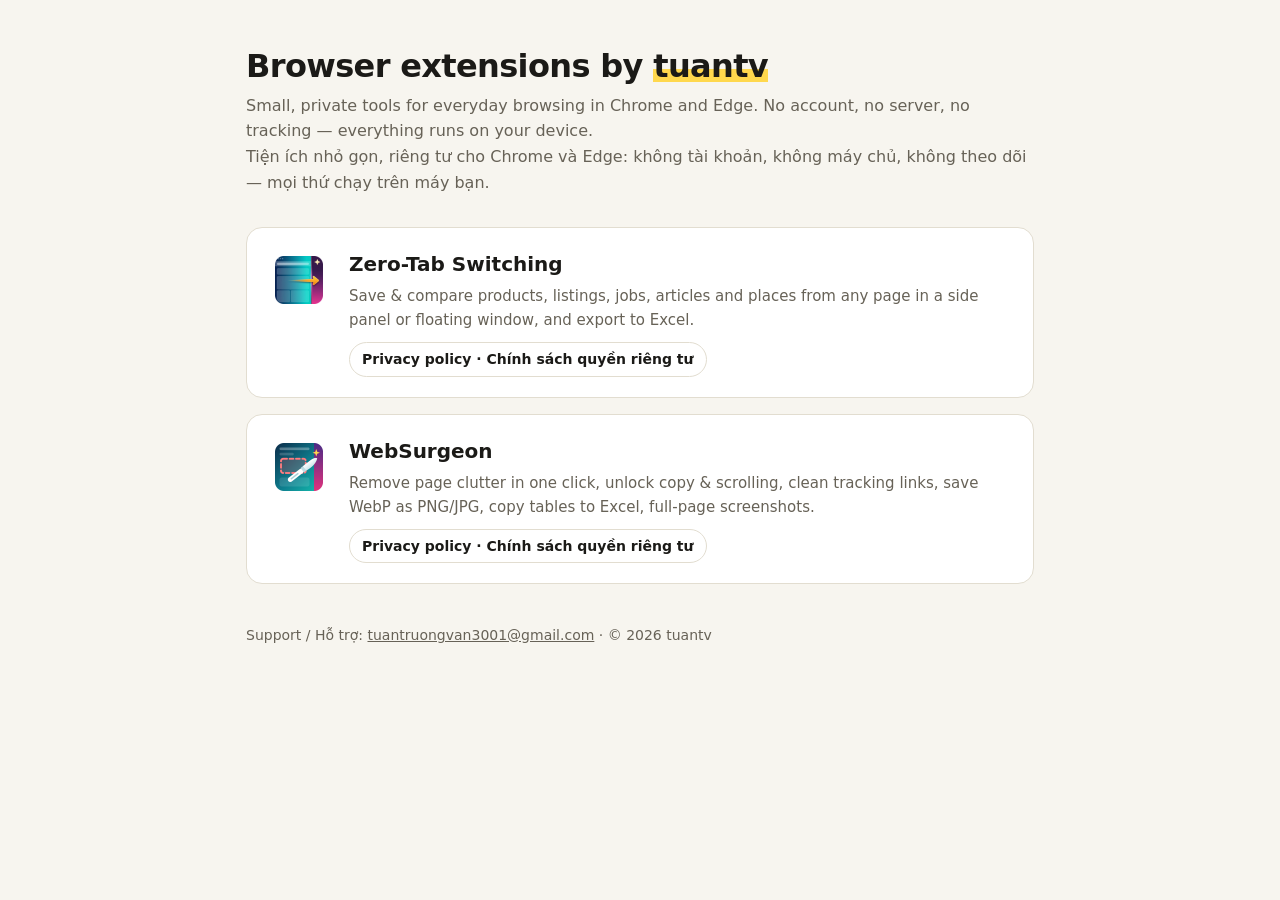
<file: index.html>
<!doctype html>
<html lang="en">
<head>
<meta charset="utf-8">
<meta name="viewport" content="width=device-width, initial-scale=1">
<title>tuantv — Browser extensions</title>
<meta name="description" content="Browser extensions for Chrome and Edge by tuantv: Zero-Tab Switching and WebSurgeon. Privacy policies and support contact. Everything runs on your device.">
<link rel="icon" href="websurgeon/icon.png">
<style>
:root{color-scheme:light dark;--bg:#f7f5ef;--fg:#1b1a17;--muted:#676257;--line:#e2ddd0;--card:#fff;--mark:#ffd84d}
@media (prefers-color-scheme:dark){:root{--bg:#141412;--fg:#f0ede5;--muted:#aaa497;--line:#36332c;--card:#1e1d1a;--mark:#f5c838}}
*{box-sizing:border-box}
body{margin:0;background:var(--bg);color:var(--fg);font:16px/1.6 system-ui,-apple-system,'Segoe UI',Roboto,Arial,sans-serif}
main{max-width:820px;margin:0 auto;padding:48px 16px 80px}
h1{font-size:32px;line-height:1.15;margin:0 0 8px;letter-spacing:-.02em}
.mk{background:linear-gradient(transparent 58%,var(--mark) 58%,var(--mark) 92%,transparent 92%)}
.lead{color:var(--muted);margin:0 0 32px}
.card{display:flex;gap:18px;background:var(--card);border:1px solid var(--line);border-radius:16px;padding:20px;margin-bottom:16px}
.card img{width:64px;height:64px;flex:none}
.card h2{font-size:20px;margin:0 0 4px}
.card p{margin:0 0 10px;color:var(--muted);font-size:15px}
.links{display:flex;flex-wrap:wrap;gap:8px}
.links a{display:inline-block;border:1px solid var(--line);border-radius:999px;padding:5px 12px;font-size:14px;font-weight:600;color:inherit;text-decoration:none}
.links a:hover{border-color:var(--fg)}
footer{margin-top:40px;color:var(--muted);font-size:14px}
footer a{color:inherit}
@media (max-width:520px){.card{flex-direction:column}}
</style>
</head>
<body><main>
<h1>Browser extensions by <span class="mk">tuantv</span></h1>
<p class="lead">Small, private tools for everyday browsing in Chrome and Edge. No account, no server, no tracking — everything runs on your device.
<br>Tiện ích nhỏ gọn, riêng tư cho Chrome và Edge: không tài khoản, không máy chủ, không theo dõi — mọi thứ chạy trên máy bạn.</p>

<section class="card">
  <img src="zero-tab/icon.png" alt="">
  <div>
    <h2>Zero-Tab Switching</h2>
    <p>Save &amp; compare products, listings, jobs, articles and places from any page in a side panel or floating window, and export to Excel.</p>
    <div class="links">
      <a href="zero-tab/privacy-policy.html">Privacy policy · Chính sách quyền riêng tư</a>
    </div>
  </div>
</section>

<section class="card">
  <img src="websurgeon/icon.png" alt="">
  <div>
    <h2>WebSurgeon</h2>
    <p>Remove page clutter in one click, unlock copy &amp; scrolling, clean tracking links, save WebP as PNG/JPG, copy tables to Excel, full-page screenshots.</p>
    <div class="links">
      <a href="websurgeon/privacy-policy.html">Privacy policy · Chính sách quyền riêng tư</a>
    </div>
  </div>
</section>

<footer>Support / Hỗ trợ: <a href="mailto:tuantruongvan3001@gmail.com">tuantruongvan3001@gmail.com</a> · © 2026 tuantv</footer>
</main></body>
</html>
</file>
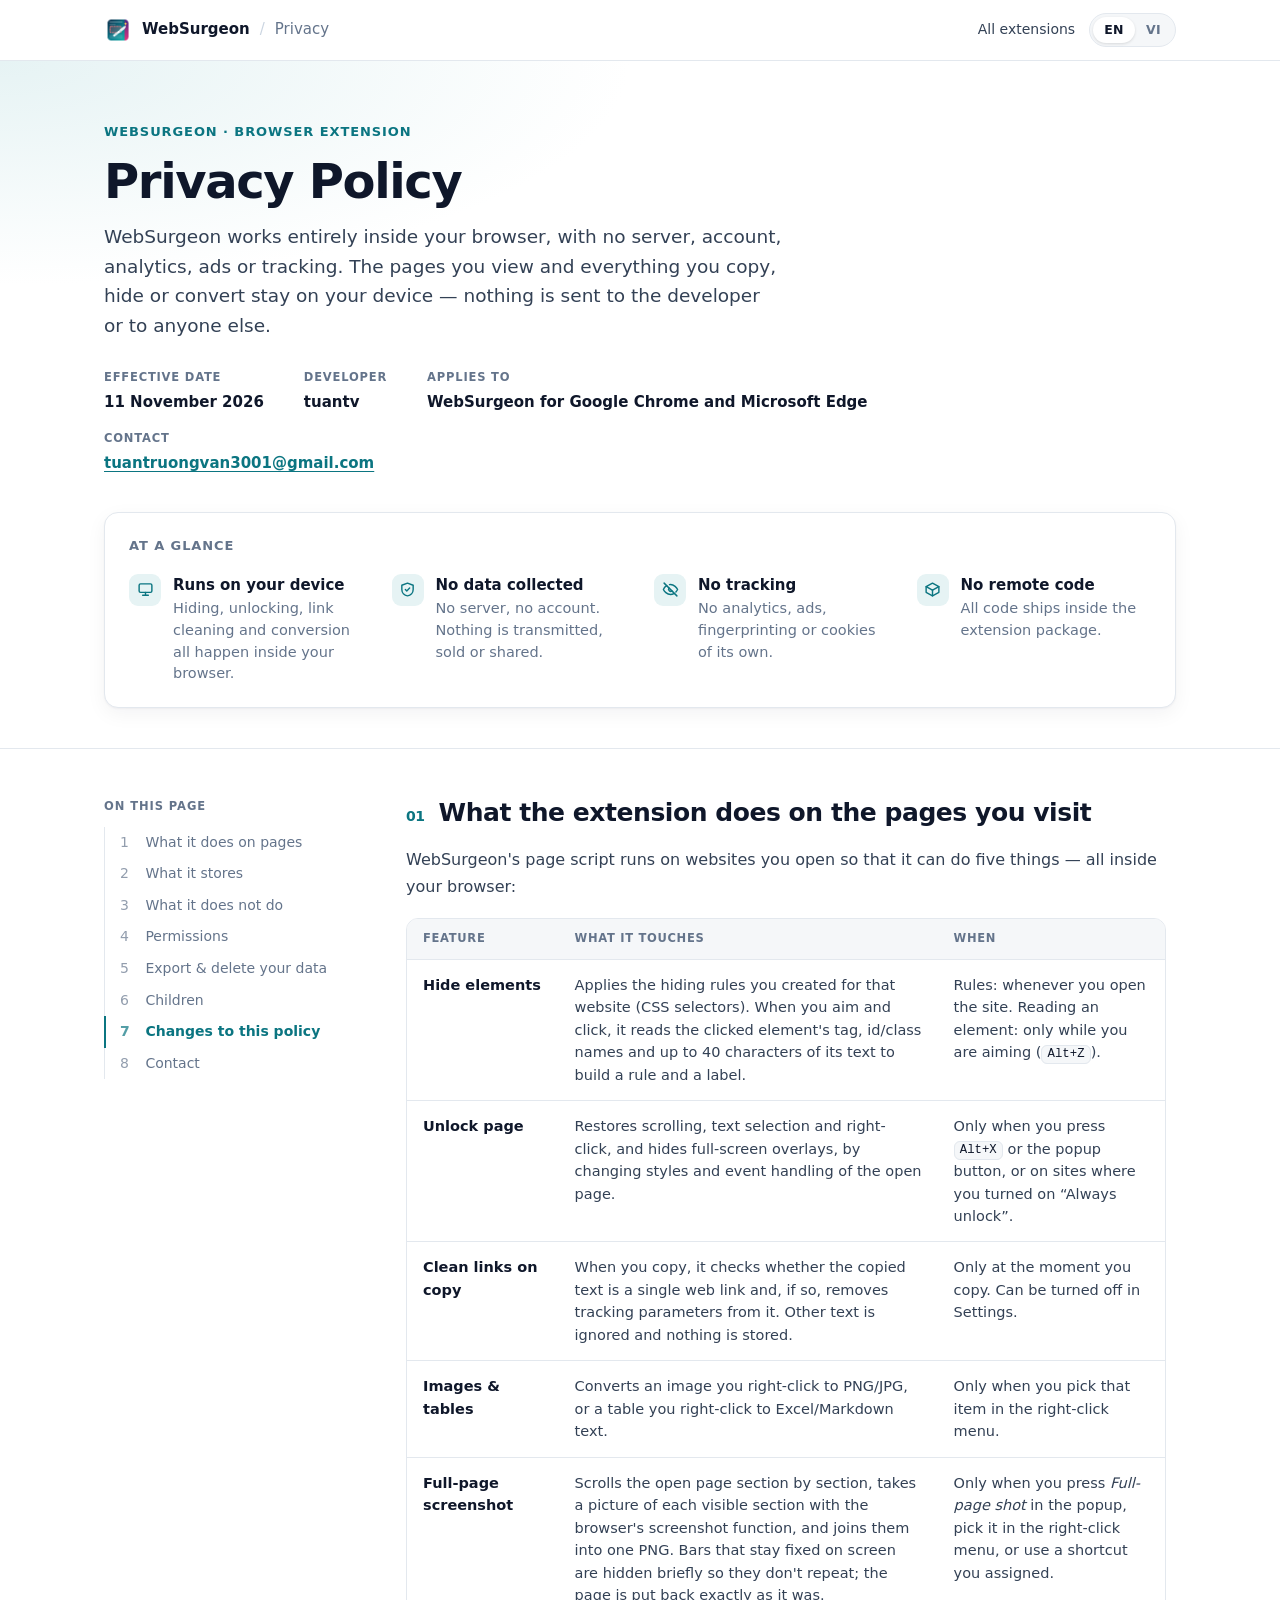
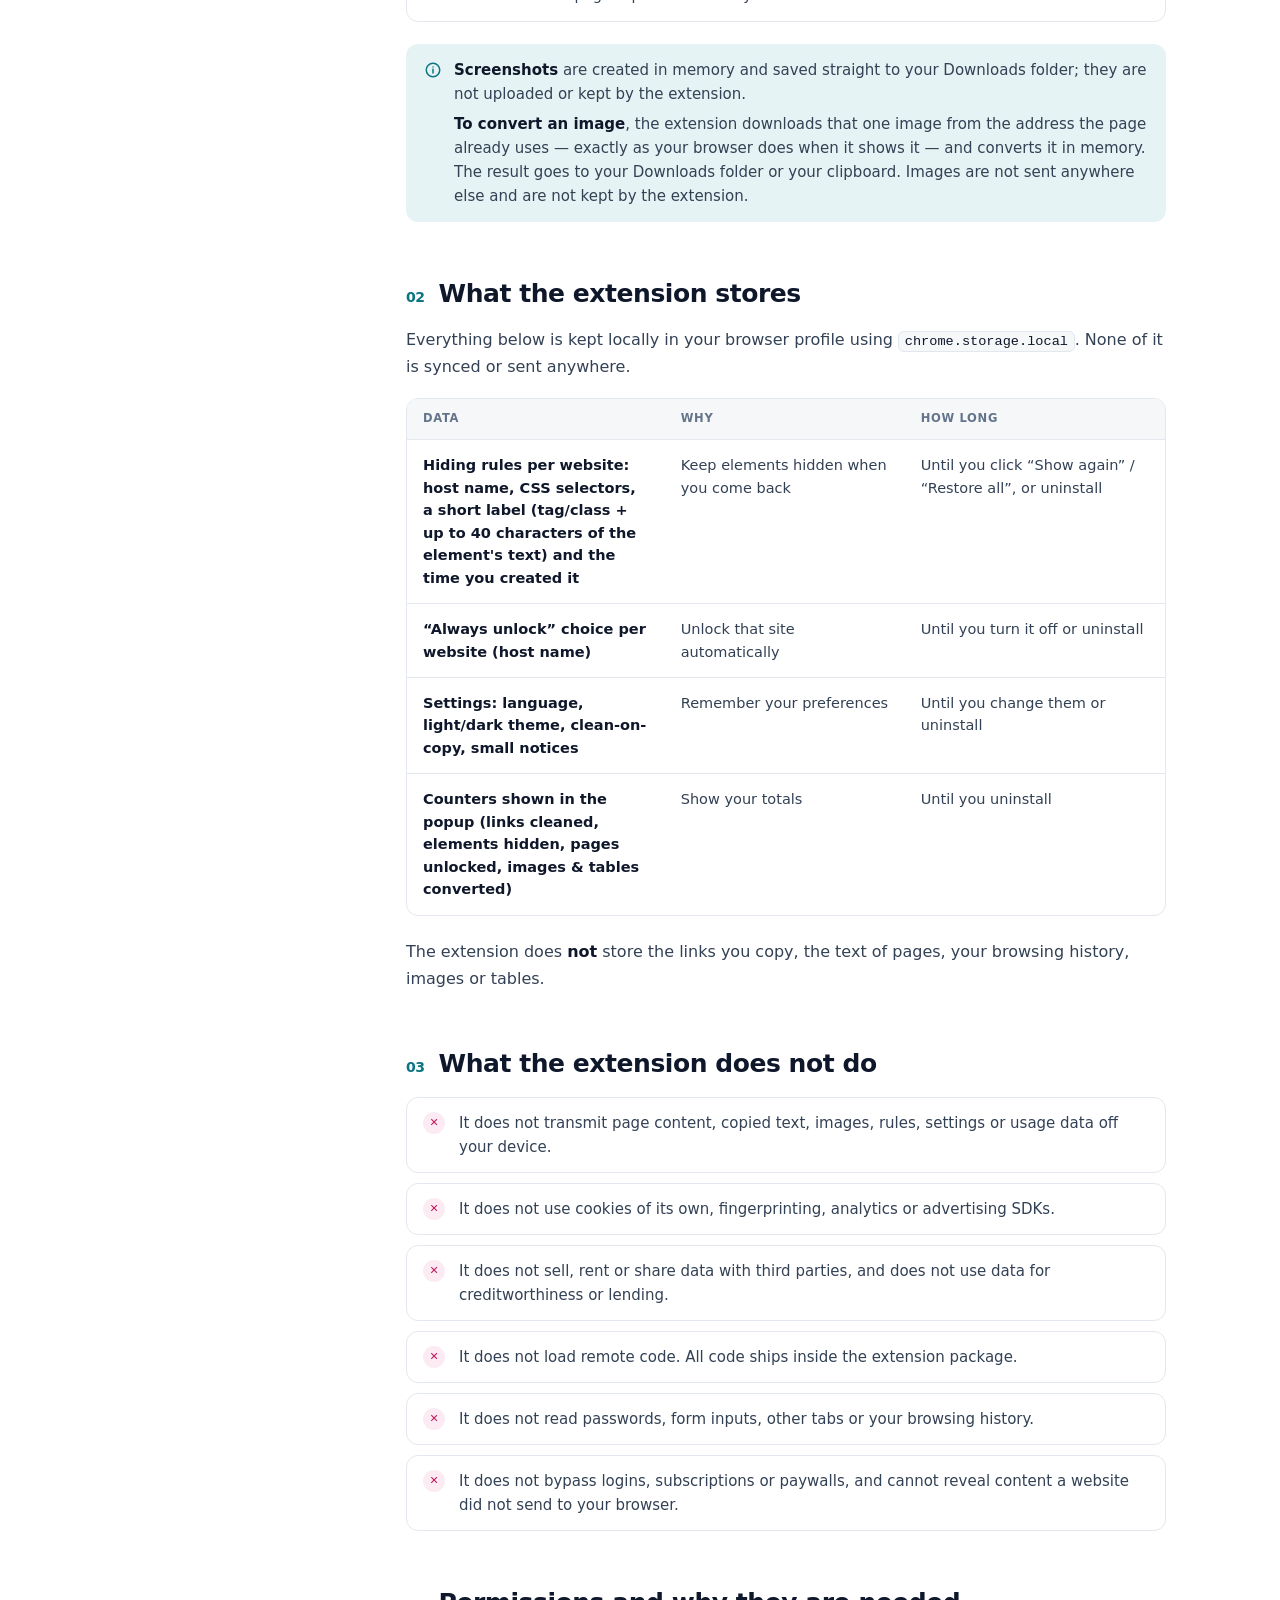
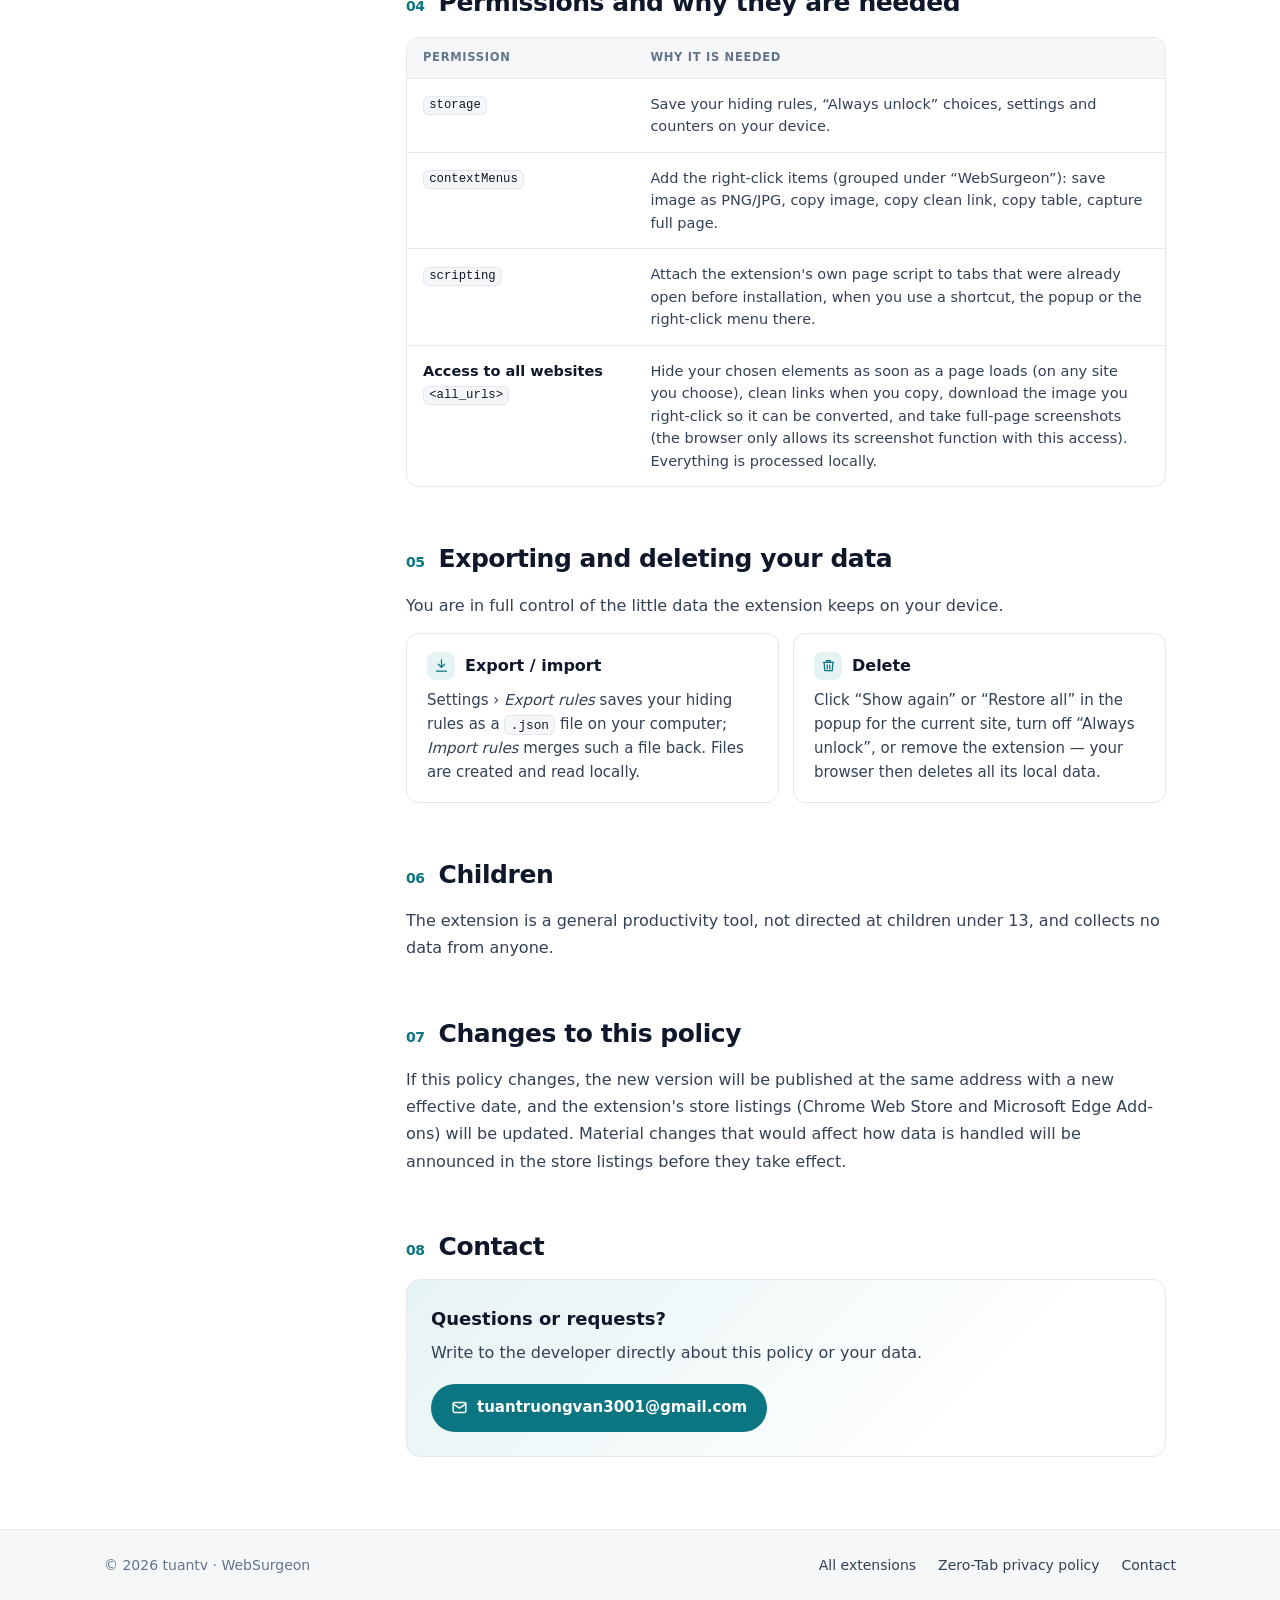
<file: websurgeon/privacy-policy.html>
<!doctype html>
<html lang="en" class="no-js">
<head>
<meta charset="utf-8">
<meta name="viewport" content="width=device-width, initial-scale=1">
<title>Privacy Policy — WebSurgeon</title>
<meta name="description" content="Privacy policy of the WebSurgeon extension for Chrome and Edge by tuantv: element hiding, link cleaning and image conversion run on your device; no data is collected, transmitted, sold or shared.">
<link rel="icon" href="icon.png">
<script>!function(d){var r=d.documentElement,l,h="";try{h=decodeURIComponent(location.hash.slice(1))}catch(e){}if(/^vi(-|$)|^chính/.test(h))l="vi";else if(/^en(-|$)/.test(h))l="en";else{try{l=localStorage.getItem("policy-lang")}catch(e){}if(l!=="en"&&l!=="vi")l=/^vi/i.test(navigator.language||"")?"vi":"en"}r.className="js";r.setAttribute("data-lang",l);r.lang=l}(document)</script>
<link rel="stylesheet" href="../assets/policy.css">
<script src="../assets/policy.js" defer></script>
</head>
<body>

<header class="topbar">
  <div class="wrap">
    <a class="brand" href="#top"><img src="icon.png" alt="" width="28" height="28">WebSurgeon<span class="sep">/</span><span class="sub"><span class="l-en">Privacy</span><span class="l-vi">Quyền riêng tư</span></span></a>
    <div class="top-actions">
      <a class="home-link" href="../"><span class="l-en">All extensions</span><span class="l-vi">Tất cả tiện ích</span></a>
      <nav class="lang" aria-label="Language / Ngôn ngữ">
        <a href="#en" data-set-lang="en" hreflang="en" aria-current="true">EN</a>
        <a href="#vi" data-set-lang="vi" hreflang="vi" aria-current="false">VI</a>
      </nav>
    </div>
  </div>
</header>

<main id="top">

<!-- ============================== ENGLISH ============================== -->
<div data-pane="en" id="en" lang="en" data-title="Privacy Policy — WebSurgeon">
  <div class="hero">
    <div class="wrap">
      <p class="eyebrow">WebSurgeon · Browser extension</p>
      <h1>Privacy Policy</h1>
      <p class="lede">WebSurgeon works entirely inside your browser, with no server, account, analytics, ads or tracking. The pages you view and everything you copy, hide or convert stay on your device — nothing is sent to the developer or to anyone else.</p>
      <dl class="meta">
        <div><dt>Effective date</dt><dd>11 November 2026</dd></div>
        <div><dt>Developer</dt><dd>tuantv</dd></div>
        <div><dt>Applies to</dt><dd>WebSurgeon for Google Chrome and Microsoft Edge</dd></div>
        <div><dt>Contact</dt><dd><a href="mailto:tuantruongvan3001@gmail.com">tuantruongvan3001@gmail.com</a></dd></div>
      </dl>
      <div class="glance">
        <h2>At a glance</h2>
        <ul>
          <li><i class="ic"><svg viewBox="0 0 24 24" fill="none" stroke="currentColor" stroke-width="2" stroke-linecap="round" stroke-linejoin="round" aria-hidden="true"><rect x="3" y="4" width="18" height="12" rx="2"/><path d="M8 20h8M12 16v4"/></svg></i><div><b>Runs on your device</b><span>Hiding, unlocking, link cleaning and conversion all happen inside your browser.</span></div></li>
          <li><i class="ic"><svg viewBox="0 0 24 24" fill="none" stroke="currentColor" stroke-width="2" stroke-linecap="round" stroke-linejoin="round" aria-hidden="true"><path d="M12 3l8 3v6c0 4.5-3.4 8.3-8 9-4.6-.7-8-4.5-8-9V6z"/><path d="M9 12l2 2 4-4"/></svg></i><div><b>No data collected</b><span>No server, no account. Nothing is transmitted, sold or shared.</span></div></li>
          <li><i class="ic"><svg viewBox="0 0 24 24" fill="none" stroke="currentColor" stroke-width="2" stroke-linecap="round" stroke-linejoin="round" aria-hidden="true"><path d="M3 3l18 18"/><path d="M10.6 5.1A10 10 0 0 1 12 5c5 0 9 4.5 10 7a13 13 0 0 1-2.4 3.4M6.6 6.6C4.2 8 2.6 10.3 2 12c1 2.5 5 7 10 7 1.8 0 3.4-.5 4.8-1.3"/><path d="M9.9 9.9a3 3 0 0 0 4.2 4.2"/></svg></i><div><b>No tracking</b><span>No analytics, ads, fingerprinting or cookies of its own.</span></div></li>
          <li><i class="ic"><svg viewBox="0 0 24 24" fill="none" stroke="currentColor" stroke-width="2" stroke-linecap="round" stroke-linejoin="round" aria-hidden="true"><path d="M21 8l-9-5-9 5 9 5 9-5z"/><path d="M3 8v8l9 5 9-5V8"/><path d="M12 13v8"/></svg></i><div><b>No remote code</b><span>All code ships inside the extension package.</span></div></li>
        </ul>
      </div>
    </div>
  </div>

  <div class="wrap layout">
    <nav class="toc" aria-label="On this page">
      <p class="toc-title">On this page</p>
      <ol>
        <li><a href="#en-pages"><span>1</span>What it does on pages</a></li>
        <li><a href="#en-stores"><span>2</span>What it stores</a></li>
        <li><a href="#en-not"><span>3</span>What it does not do</a></li>
        <li><a href="#en-permissions"><span>4</span>Permissions</a></li>
        <li><a href="#en-controls"><span>5</span>Export &amp; delete your data</a></li>
        <li><a href="#en-children"><span>6</span>Children</a></li>
        <li><a href="#en-changes"><span>7</span>Changes to this policy</a></li>
        <li><a href="#en-contact"><span>8</span>Contact</a></li>
      </ol>
    </nav>

    <article class="content">
      <section id="en-pages">
        <h2><span class="n">01</span>What the extension does on the pages you visit</h2>
        <p>WebSurgeon's page script runs on websites you open so that it can do five things — all inside your browser:</p>
        <div class="table c3">
          <table>
            <thead><tr><th>Feature</th><th>What it touches</th><th>When</th></tr></thead>
            <tbody>
              <tr><td>Hide elements</td><td data-label="What it touches">Applies the hiding rules you created for that website (CSS selectors). When you aim and click, it reads the clicked element's tag, id/class names and up to 40 characters of its text to build a rule and a label.</td><td data-label="When">Rules: whenever you open the site. Reading an element: only while you are aiming (<code>Alt+Z</code>).</td></tr>
              <tr><td>Unlock page</td><td data-label="What it touches">Restores scrolling, text selection and right-click, and hides full-screen overlays, by changing styles and event handling of the open page.</td><td data-label="When">Only when you press <code>Alt+X</code> or the popup button, or on sites where you turned on “Always unlock”.</td></tr>
              <tr><td>Clean links on copy</td><td data-label="What it touches">When you copy, it checks whether the copied text is a single web link and, if so, removes tracking parameters from it. Other text is ignored and nothing is stored.</td><td data-label="When">Only at the moment you copy. Can be turned off in Settings.</td></tr>
              <tr><td>Images &amp; tables</td><td data-label="What it touches">Converts an image you right-click to PNG/JPG, or a table you right-click to Excel/Markdown text.</td><td data-label="When">Only when you pick that item in the right-click menu.</td></tr>
              <tr><td>Full-page screenshot</td><td data-label="What it touches">Scrolls the open page section by section, takes a picture of each visible section with the browser's screenshot function, and joins them into one PNG. Bars that stay fixed on screen are hidden briefly so they don't repeat; the page is put back exactly as it was.</td><td data-label="When">Only when you press <em>Full-page shot</em> in the popup, pick it in the right-click menu, or use a shortcut you assigned.</td></tr>
            </tbody>
          </table>
        </div>
        <div class="note">
          <svg viewBox="0 0 24 24" fill="none" stroke="currentColor" stroke-width="2" stroke-linecap="round" aria-hidden="true"><circle cx="12" cy="12" r="9"/><path d="M12 11v5M12 8h.01"/></svg>
          <div>
            <p><strong>Screenshots</strong> are created in memory and saved straight to your Downloads folder; they are not uploaded or kept by the extension.</p>
            <p><strong>To convert an image</strong>, the extension downloads that one image from the address the page already uses — exactly as your browser does when it shows it — and converts it in memory. The result goes to your Downloads folder or your clipboard. Images are not sent anywhere else and are not kept by the extension.</p>
          </div>
        </div>
      </section>

      <section id="en-stores">
        <h2><span class="n">02</span>What the extension stores</h2>
        <p>Everything below is kept locally in your browser profile using <code>chrome.storage.local</code>. None of it is synced or sent anywhere.</p>
        <div class="table c4">
          <table>
            <thead><tr><th>Data</th><th>Why</th><th>How long</th></tr></thead>
            <tbody>
              <tr><td>Hiding rules per website: host name, CSS selectors, a short label (tag/class + up to 40 characters of the element's text) and the time you created it</td><td data-label="Why">Keep elements hidden when you come back</td><td data-label="How long">Until you click “Show again” / “Restore all”, or uninstall</td></tr>
              <tr><td>“Always unlock” choice per website (host name)</td><td data-label="Why">Unlock that site automatically</td><td data-label="How long">Until you turn it off or uninstall</td></tr>
              <tr><td>Settings: language, light/dark theme, clean-on-copy, small notices</td><td data-label="Why">Remember your preferences</td><td data-label="How long">Until you change them or uninstall</td></tr>
              <tr><td>Counters shown in the popup (links cleaned, elements hidden, pages unlocked, images &amp; tables converted)</td><td data-label="Why">Show your totals</td><td data-label="How long">Until you uninstall</td></tr>
            </tbody>
          </table>
        </div>
        <p>The extension does <strong>not</strong> store the links you copy, the text of pages, your browsing history, images or tables.</p>
      </section>

      <section id="en-not">
        <h2><span class="n">03</span>What the extension does not do</h2>
        <ul class="nolist">
          <li>It does not transmit page content, copied text, images, rules, settings or usage data off your device.</li>
          <li>It does not use cookies of its own, fingerprinting, analytics or advertising SDKs.</li>
          <li>It does not sell, rent or share data with third parties, and does not use data for creditworthiness or lending.</li>
          <li>It does not load remote code. All code ships inside the extension package.</li>
          <li>It does not read passwords, form inputs, other tabs or your browsing history.</li>
          <li>It does not bypass logins, subscriptions or paywalls, and cannot reveal content a website did not send to your browser.</li>
        </ul>
      </section>

      <section id="en-permissions">
        <h2><span class="n">04</span>Permissions and why they are needed</h2>
        <div class="table c2">
          <table>
            <thead><tr><th>Permission</th><th>Why it is needed</th></tr></thead>
            <tbody>
              <tr><td><code>storage</code></td><td data-label="Why it is needed">Save your hiding rules, “Always unlock” choices, settings and counters on your device.</td></tr>
              <tr><td><code>contextMenus</code></td><td data-label="Why it is needed">Add the right-click items (grouped under “WebSurgeon”): save image as PNG/JPG, copy image, copy clean link, copy table, capture full page.</td></tr>
              <tr><td><code>scripting</code></td><td data-label="Why it is needed">Attach the extension's own page script to tabs that were already open before installation, when you use a shortcut, the popup or the right-click menu there.</td></tr>
              <tr><td>Access to all websites<br><code>&lt;all_urls&gt;</code></td><td data-label="Why it is needed">Hide your chosen elements as soon as a page loads (on any site you choose), clean links when you copy, download the image you right-click so it can be converted, and take full-page screenshots (the browser only allows its screenshot function with this access). Everything is processed locally.</td></tr>
            </tbody>
          </table>
        </div>
      </section>

      <section id="en-controls">
        <h2><span class="n">05</span>Exporting and deleting your data</h2>
        <p>You are in full control of the little data the extension keeps on your device.</p>
        <div class="grid2">
          <div class="card">
            <h3><i class="ic"><svg viewBox="0 0 24 24" fill="none" stroke="currentColor" stroke-width="2" stroke-linecap="round" stroke-linejoin="round" aria-hidden="true"><path d="M12 3v12M7 10l5 5 5-5"/><path d="M4 21h16"/></svg></i>Export / import</h3>
            <p>Settings › <em>Export rules</em> saves your hiding rules as a <code>.json</code> file on your computer; <em>Import rules</em> merges such a file back. Files are created and read locally.</p>
          </div>
          <div class="card">
            <h3><i class="ic"><svg viewBox="0 0 24 24" fill="none" stroke="currentColor" stroke-width="2" stroke-linecap="round" stroke-linejoin="round" aria-hidden="true"><path d="M4 7h16M10 11v6M14 11v6M5 7l1 13h12l1-13M9 7V4h6v3"/></svg></i>Delete</h3>
            <p>Click “Show again” or “Restore all” in the popup for the current site, turn off “Always unlock”, or remove the extension — your browser then deletes all its local data.</p>
          </div>
        </div>
      </section>

      <section id="en-children">
        <h2><span class="n">06</span>Children</h2>
        <p>The extension is a general productivity tool, not directed at children under 13, and collects no data from anyone.</p>
      </section>

      <section id="en-changes">
        <h2><span class="n">07</span>Changes to this policy</h2>
        <p>If this policy changes, the new version will be published at the same address with a new effective date, and the extension's store listings (Chrome Web Store and Microsoft Edge Add-ons) will be updated. Material changes that would affect how data is handled will be announced in the store listings before they take effect.</p>
      </section>

      <section id="en-contact">
        <h2><span class="n">08</span>Contact</h2>
        <div class="contact">
          <div>
            <h3>Questions or requests?</h3>
            <p>Write to the developer directly about this policy or your data.</p>
          </div>
          <a class="btn" href="mailto:tuantruongvan3001@gmail.com"><svg viewBox="0 0 24 24" fill="none" stroke="currentColor" stroke-width="2" stroke-linecap="round" stroke-linejoin="round" aria-hidden="true"><rect x="3" y="5" width="18" height="14" rx="2"/><path d="M3 7l9 6 9-6"/></svg>tuantruongvan3001@gmail.com</a>
        </div>
      </section>
    </article>
  </div>
</div>

<!-- ============================== TIẾNG VIỆT ============================== -->
<div data-pane="vi" id="vi" lang="vi" data-title="Chính sách quyền riêng tư — WebSurgeon">
  <span id="chính-sách-quyền-riêng-tư--websurgeon"></span>
  <div class="hero">
    <div class="wrap">
      <p class="eyebrow">WebSurgeon · Tiện ích trình duyệt</p>
      <h1>Chính sách quyền riêng tư</h1>
      <p class="lede">WebSurgeon hoạt động hoàn toàn trong trình duyệt của bạn: không máy chủ, không tài khoản, không thống kê, không quảng cáo, không theo dõi. Trang bạn xem và mọi thứ bạn sao chép, ẩn hay chuyển đổi đều ở lại trên máy bạn — không được gửi cho nhà phát triển hay bất kỳ ai khác.</p>
      <dl class="meta">
        <div><dt>Hiệu lực từ</dt><dd>11/11/2026</dd></div>
        <div><dt>Nhà phát triển</dt><dd>tuantv</dd></div>
        <div><dt>Áp dụng cho</dt><dd>WebSurgeon cho Google Chrome và Microsoft Edge</dd></div>
        <div><dt>Liên hệ</dt><dd><a href="mailto:tuantruongvan3001@gmail.com">tuantruongvan3001@gmail.com</a></dd></div>
      </dl>
      <div class="glance">
        <h2>Tóm tắt nhanh</h2>
        <ul>
          <li><i class="ic"><svg viewBox="0 0 24 24" fill="none" stroke="currentColor" stroke-width="2" stroke-linecap="round" stroke-linejoin="round" aria-hidden="true"><rect x="3" y="4" width="18" height="12" rx="2"/><path d="M8 20h8M12 16v4"/></svg></i><div><b>Chạy trên máy bạn</b><span>Ẩn, mở khóa, làm sạch link và chuyển đổi đều diễn ra trong trình duyệt.</span></div></li>
          <li><i class="ic"><svg viewBox="0 0 24 24" fill="none" stroke="currentColor" stroke-width="2" stroke-linecap="round" stroke-linejoin="round" aria-hidden="true"><path d="M12 3l8 3v6c0 4.5-3.4 8.3-8 9-4.6-.7-8-4.5-8-9V6z"/><path d="M9 12l2 2 4-4"/></svg></i><div><b>Không thu thập dữ liệu</b><span>Không máy chủ, không tài khoản. Không gửi, bán hay chia sẻ gì.</span></div></li>
          <li><i class="ic"><svg viewBox="0 0 24 24" fill="none" stroke="currentColor" stroke-width="2" stroke-linecap="round" stroke-linejoin="round" aria-hidden="true"><path d="M3 3l18 18"/><path d="M10.6 5.1A10 10 0 0 1 12 5c5 0 9 4.5 10 7a13 13 0 0 1-2.4 3.4M6.6 6.6C4.2 8 2.6 10.3 2 12c1 2.5 5 7 10 7 1.8 0 3.4-.5 4.8-1.3"/><path d="M9.9 9.9a3 3 0 0 0 4.2 4.2"/></svg></i><div><b>Không theo dõi</b><span>Không thống kê, quảng cáo, dấu vân tay trình duyệt hay cookie riêng.</span></div></li>
          <li><i class="ic"><svg viewBox="0 0 24 24" fill="none" stroke="currentColor" stroke-width="2" stroke-linecap="round" stroke-linejoin="round" aria-hidden="true"><path d="M21 8l-9-5-9 5 9 5 9-5z"/><path d="M3 8v8l9 5 9-5V8"/><path d="M12 13v8"/></svg></i><div><b>Không tải mã từ xa</b><span>Toàn bộ mã nằm sẵn trong gói tiện ích.</span></div></li>
        </ul>
      </div>
    </div>
  </div>

  <div class="wrap layout">
    <nav class="toc" aria-label="Mục lục">
      <p class="toc-title">Mục lục</p>
      <ol>
        <li><a href="#vi-pages"><span>1</span>Tiện ích làm gì trên trang</a></li>
        <li><a href="#vi-stores"><span>2</span>Tiện ích lưu gì</a></li>
        <li><a href="#vi-not"><span>3</span>Tiện ích không làm gì</a></li>
        <li><a href="#vi-permissions"><span>4</span>Quyền và lý do</a></li>
        <li><a href="#vi-controls"><span>5</span>Xuất &amp; xoá dữ liệu</a></li>
        <li><a href="#vi-children"><span>6</span>Trẻ em</a></li>
        <li><a href="#vi-changes"><span>7</span>Thay đổi chính sách</a></li>
        <li><a href="#vi-contact"><span>8</span>Liên hệ</a></li>
      </ol>
    </nav>

    <article class="content">
      <section id="vi-pages">
        <h2><span class="n">01</span>Tiện ích làm gì trên trang bạn xem</h2>
        <p>Script của WebSurgeon chạy trên trang bạn mở để làm 5 việc — tất cả trong trình duyệt của bạn:</p>
        <div class="table c3">
          <table>
            <thead><tr><th>Tính năng</th><th>Đụng tới gì</th><th>Khi nào</th></tr></thead>
            <tbody>
              <tr><td>Ẩn phần tử</td><td data-label="Đụng tới gì">Áp quy tắc ẩn bạn đã tạo cho trang đó (CSS selector). Khi bạn ngắm và click, đọc tên thẻ, id/class và tối đa 40 ký tự chữ của phần tử để tạo quy tắc và nhãn.</td><td data-label="Khi nào">Quy tắc: mỗi khi mở trang. Đọc phần tử: chỉ khi đang ngắm (<code>Alt+Z</code>).</td></tr>
              <tr><td>Mở khóa trang</td><td data-label="Đụng tới gì">Bật lại cuộn trang, bôi đen chữ, chuột phải và ẩn lớp phủ toàn màn hình bằng cách đổi kiểu hiển thị và cách xử lý sự kiện của trang đang mở.</td><td data-label="Khi nào">Chỉ khi bạn bấm <code>Alt+X</code> / nút trong popup, hoặc trên trang bạn bật “Luôn mở khóa”.</td></tr>
              <tr><td>Link sạch khi copy</td><td data-label="Đụng tới gì">Lúc bạn copy, kiểm tra chữ được copy có phải đúng 1 đường link không; nếu có thì gọt tham số theo dõi. Chữ khác bỏ qua, không lưu gì.</td><td data-label="Khi nào">Chỉ đúng lúc bạn copy. Tắt được trong Cài đặt.</td></tr>
              <tr><td>Ảnh &amp; bảng</td><td data-label="Đụng tới gì">Đổi ảnh bạn bấm chuột phải sang PNG/JPG, hoặc bảng bạn bấm chuột phải sang chữ Excel/Markdown.</td><td data-label="Khi nào">Chỉ khi bạn chọn mục đó trong menu chuột phải.</td></tr>
              <tr><td>Chụp toàn trang</td><td data-label="Đụng tới gì">Cuộn trang đang mở từng đoạn, chụp từng đoạn bằng chức năng chụp màn hình của trình duyệt rồi ghép thành một ảnh PNG. Thanh cố định trên màn hình được ẩn tạm để không lặp lại; trang được trả về y như cũ.</td><td data-label="Khi nào">Chỉ khi bạn bấm <em>Chụp toàn trang</em> trong popup, chọn trong menu chuột phải, hoặc dùng phím tắt bạn tự gán.</td></tr>
            </tbody>
          </table>
        </div>
        <div class="note">
          <svg viewBox="0 0 24 24" fill="none" stroke="currentColor" stroke-width="2" stroke-linecap="round" aria-hidden="true"><circle cx="12" cy="12" r="9"/><path d="M12 11v5M12 8h.01"/></svg>
          <div>
            <p><strong>Ảnh chụp</strong> được tạo trong bộ nhớ và lưu thẳng vào thư mục Tải xuống; không tải lên đâu và tiện ích không giữ lại.</p>
            <p><strong>Để đổi định dạng ảnh</strong>, tiện ích tải đúng ảnh đó từ địa chỉ trang đang dùng — giống hệt khi trình duyệt hiển thị ảnh — rồi chuyển đổi trong bộ nhớ. Kết quả vào thư mục Tải xuống hoặc clipboard của bạn. Ảnh không được gửi đi đâu khác và tiện ích không giữ lại.</p>
          </div>
        </div>
      </section>

      <section id="vi-stores">
        <h2><span class="n">02</span>Tiện ích lưu gì</h2>
        <p>Mọi thứ dưới đây được lưu cục bộ trong hồ sơ trình duyệt bằng <code>chrome.storage.local</code>, không đồng bộ và không gửi đi đâu.</p>
        <div class="table c4">
          <table>
            <thead><tr><th>Dữ liệu</th><th>Để làm gì</th><th>Bao lâu</th></tr></thead>
            <tbody>
              <tr><td>Quy tắc ẩn theo trang: tên miền, CSS selector, nhãn ngắn (thẻ/class + tối đa 40 ký tự chữ của phần tử), thời điểm tạo</td><td data-label="Để làm gì">Giữ phần tử bị ẩn khi bạn quay lại</td><td data-label="Bao lâu">Tới khi bạn bấm “Hiện lại” / “Hiện lại tất cả” hoặc gỡ tiện ích</td></tr>
              <tr><td>Lựa chọn “Luôn mở khóa” theo trang (tên miền)</td><td data-label="Để làm gì">Tự mở khóa trang đó</td><td data-label="Bao lâu">Tới khi bạn tắt hoặc gỡ tiện ích</td></tr>
              <tr><td>Cài đặt: ngôn ngữ, giao diện sáng/tối, làm sạch link khi copy, thông báo nhỏ</td><td data-label="Để làm gì">Nhớ lựa chọn của bạn</td><td data-label="Bao lâu">Tới khi bạn đổi hoặc gỡ tiện ích</td></tr>
              <tr><td>Bộ đếm trong popup (link đã làm sạch, phần tử đã ẩn, lần mở khóa, ảnh &amp; bảng đã chuyển)</td><td data-label="Để làm gì">Hiện tổng số</td><td data-label="Bao lâu">Tới khi gỡ tiện ích</td></tr>
            </tbody>
          </table>
        </div>
        <p>Tiện ích <strong>không</strong> lưu link bạn copy, chữ của trang, lịch sử duyệt web, ảnh hay bảng.</p>
      </section>

      <section id="vi-not">
        <h2><span class="n">03</span>Tiện ích không làm gì</h2>
        <ul class="nolist">
          <li>Không gửi nội dung trang, chữ đã copy, ảnh, quy tắc, cài đặt hay dữ liệu sử dụng ra khỏi máy bạn.</li>
          <li>Không dùng cookie riêng, dấu vân tay trình duyệt, thống kê hay SDK quảng cáo.</li>
          <li>Không bán, cho thuê, chia sẻ dữ liệu với bên thứ ba; không dùng dữ liệu để chấm điểm tín dụng hay cho vay.</li>
          <li>Không tải mã từ xa. Toàn bộ mã nằm trong gói tiện ích.</li>
          <li>Không đọc mật khẩu, ô nhập liệu, tab khác hay lịch sử duyệt web.</li>
          <li>Không vượt đăng nhập, gói trả phí hay tường phí, và không thể làm hiện nội dung mà website không gửi tới trình duyệt của bạn.</li>
        </ul>
      </section>

      <section id="vi-permissions">
        <h2><span class="n">04</span>Quyền và lý do</h2>
        <div class="table c2">
          <table>
            <thead><tr><th>Quyền</th><th>Lý do cần</th></tr></thead>
            <tbody>
              <tr><td><code>storage</code></td><td data-label="Lý do cần">Lưu quy tắc ẩn, lựa chọn “Luôn mở khóa”, cài đặt và bộ đếm trên máy bạn.</td></tr>
              <tr><td><code>contextMenus</code></td><td data-label="Lý do cần">Thêm mục chuột phải (gom dưới “WebSurgeon”): lưu ảnh PNG/JPG, copy ảnh, copy link sạch, copy bảng, chụp toàn trang.</td></tr>
              <tr><td><code>scripting</code></td><td data-label="Lý do cần">Gắn script của chính tiện ích vào tab đã mở từ trước khi cài, khi bạn dùng phím tắt, popup hoặc menu chuột phải ở đó.</td></tr>
              <tr><td>Truy cập mọi trang<br><code>&lt;all_urls&gt;</code></td><td data-label="Lý do cần">Ẩn phần tử bạn đã chọn ngay khi trang tải (trên bất kỳ trang nào bạn chọn), làm sạch link khi copy, tải ảnh bạn bấm chuột phải để chuyển đổi, và chụp toàn trang (trình duyệt chỉ cho dùng chức năng chụp màn hình khi có quyền này). Mọi thứ xử lý trên máy.</td></tr>
            </tbody>
          </table>
        </div>
      </section>

      <section id="vi-controls">
        <h2><span class="n">05</span>Xuất và xoá dữ liệu</h2>
        <p>Bạn toàn quyền với chút dữ liệu tiện ích giữ trên máy.</p>
        <div class="grid2">
          <div class="card">
            <h3><i class="ic"><svg viewBox="0 0 24 24" fill="none" stroke="currentColor" stroke-width="2" stroke-linecap="round" stroke-linejoin="round" aria-hidden="true"><path d="M12 3v12M7 10l5 5 5-5"/><path d="M4 21h16"/></svg></i>Xuất / nhập</h3>
            <p>Cài đặt › <em>Xuất quy tắc</em> lưu quy tắc ẩn thành file <code>.json</code> trên máy; <em>Nhập quy tắc</em> gộp file đó vào lại. File được tạo và đọc ngay trên máy.</p>
          </div>
          <div class="card">
            <h3><i class="ic"><svg viewBox="0 0 24 24" fill="none" stroke="currentColor" stroke-width="2" stroke-linecap="round" stroke-linejoin="round" aria-hidden="true"><path d="M4 7h16M10 11v6M14 11v6M5 7l1 13h12l1-13M9 7V4h6v3"/></svg></i>Xoá</h3>
            <p>Bấm “Hiện lại” hoặc “Hiện lại tất cả” trong popup cho trang hiện tại, tắt “Luôn mở khóa”, hoặc gỡ tiện ích — trình duyệt sẽ xoá toàn bộ dữ liệu cục bộ của tiện ích.</p>
          </div>
        </div>
      </section>

      <section id="vi-children">
        <h2><span class="n">06</span>Trẻ em</h2>
        <p>Đây là công cụ năng suất chung, không hướng tới trẻ em dưới 13 tuổi, và không thu thập dữ liệu của bất kỳ ai.</p>
      </section>

      <section id="vi-changes">
        <h2><span class="n">07</span>Thay đổi chính sách</h2>
        <p>Nếu chính sách thay đổi, bản mới sẽ đăng ở cùng địa chỉ với ngày hiệu lực mới, và trang tiện ích trên Chrome Web Store và Microsoft Edge Add-ons sẽ được cập nhật. Thay đổi quan trọng ảnh hưởng tới cách xử lý dữ liệu sẽ được thông báo trên các trang này trước khi có hiệu lực.</p>
      </section>

      <section id="vi-contact">
        <h2><span class="n">08</span>Liên hệ</h2>
        <div class="contact">
          <div>
            <h3>Có câu hỏi hoặc yêu cầu?</h3>
            <p>Gửi email trực tiếp cho nhà phát triển về chính sách này hoặc dữ liệu của bạn.</p>
          </div>
          <a class="btn" href="mailto:tuantruongvan3001@gmail.com"><svg viewBox="0 0 24 24" fill="none" stroke="currentColor" stroke-width="2" stroke-linecap="round" stroke-linejoin="round" aria-hidden="true"><rect x="3" y="5" width="18" height="14" rx="2"/><path d="M3 7l9 6 9-6"/></svg>tuantruongvan3001@gmail.com</a>
        </div>
      </section>
    </article>
  </div>
</div>

</main>

<footer class="foot">
  <div class="wrap">
    <span>© 2026 tuantv · WebSurgeon</span>
    <nav>
      <a href="../"><span class="l-en">All extensions</span><span class="l-vi">Tất cả tiện ích</span></a>
      <a href="../zero-tab/privacy-policy.html"><span class="l-en">Zero-Tab privacy policy</span><span class="l-vi">Chính sách Zero-Tab</span></a>
      <a href="mailto:tuantruongvan3001@gmail.com"><span class="l-en">Contact</span><span class="l-vi">Liên hệ</span></a>
    </nav>
  </div>
</footer>

</body>
</html>
</file>
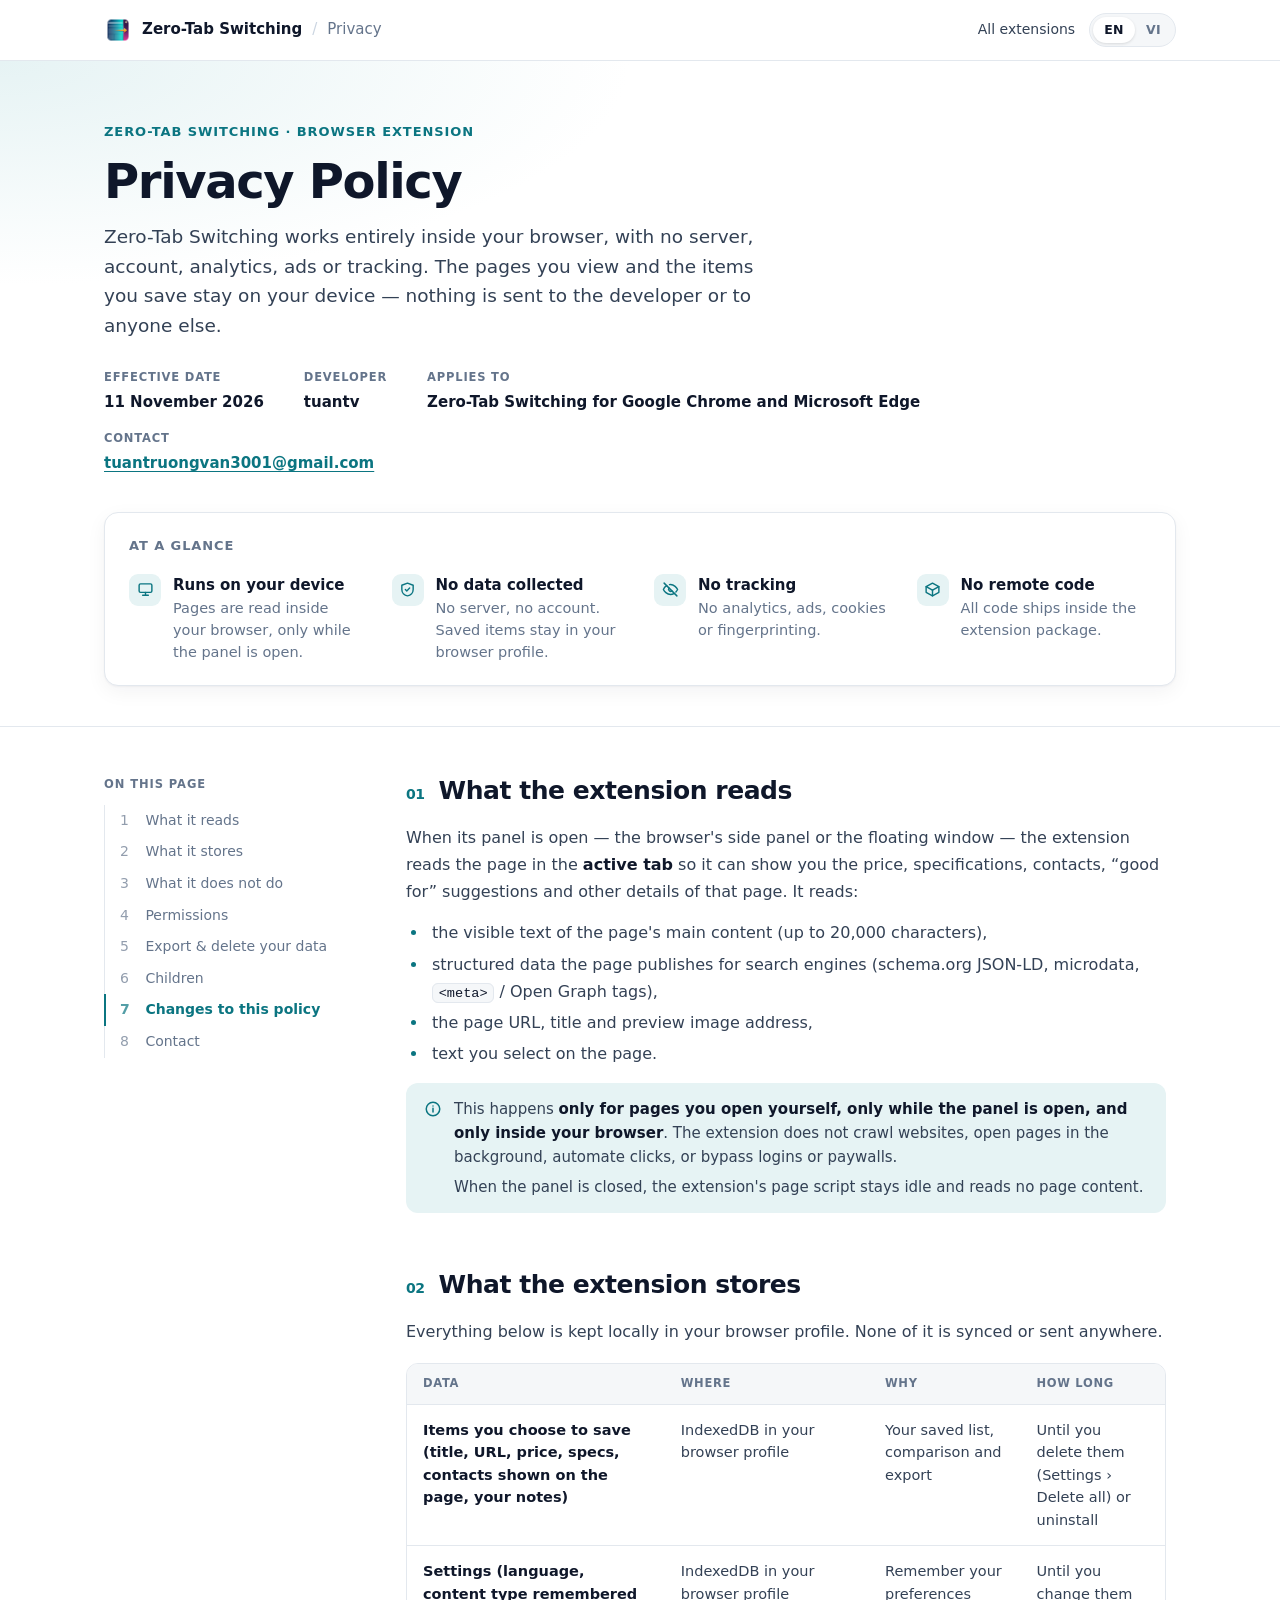
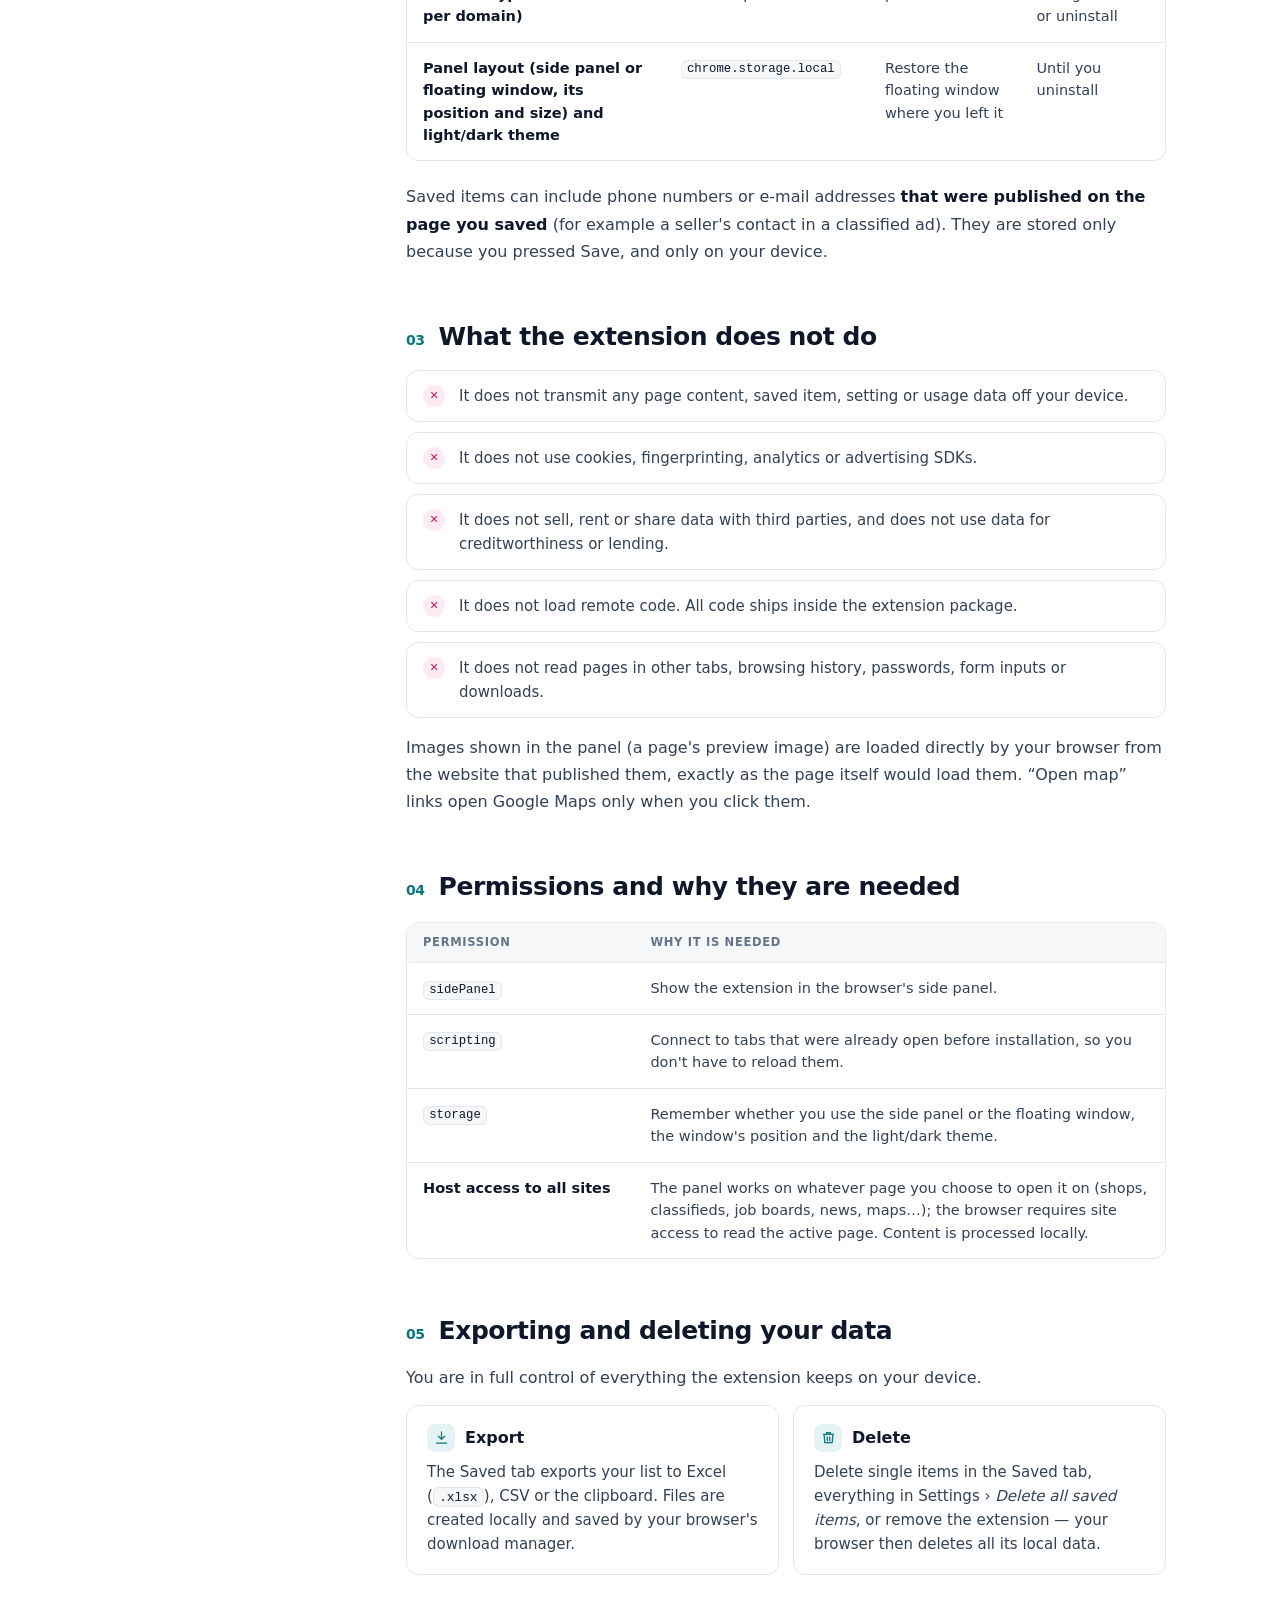
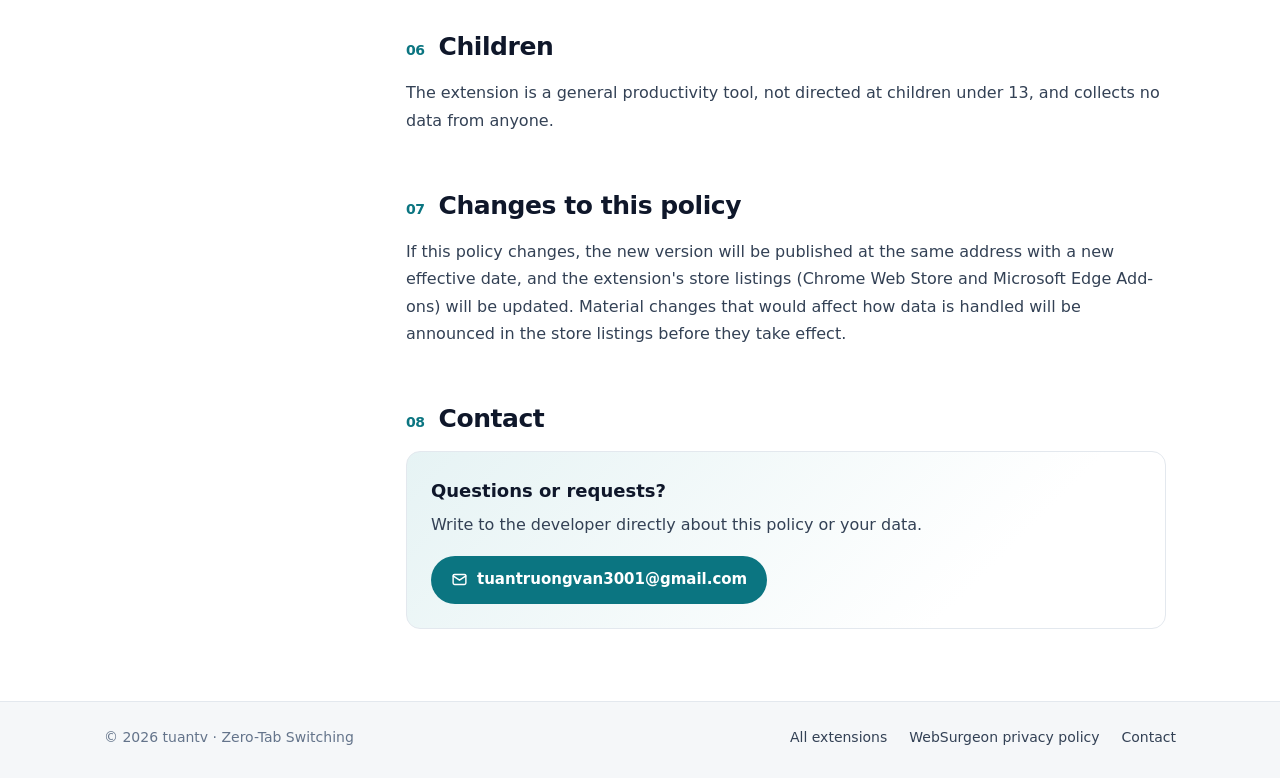
<file: zero-tab/privacy-policy.html>
<!doctype html>
<html lang="en" class="no-js">
<head>
<meta charset="utf-8">
<meta name="viewport" content="width=device-width, initial-scale=1">
<title>Privacy Policy — Zero-Tab Switching</title>
<meta name="description" content="Privacy policy of the Zero-Tab Switching extension for Chrome and Edge by tuantv: all processing happens on your device; no data is collected, transmitted, sold or shared.">
<link rel="icon" href="icon.png">
<script>!function(d){var r=d.documentElement,l,h="";try{h=decodeURIComponent(location.hash.slice(1))}catch(e){}if(/^vi(-|$)|^chính/.test(h))l="vi";else if(/^en(-|$)/.test(h))l="en";else{try{l=localStorage.getItem("policy-lang")}catch(e){}if(l!=="en"&&l!=="vi")l=/^vi/i.test(navigator.language||"")?"vi":"en"}r.className="js";r.setAttribute("data-lang",l);r.lang=l}(document)</script>
<link rel="stylesheet" href="../assets/policy.css">
<script src="../assets/policy.js" defer></script>
</head>
<body>

<header class="topbar">
  <div class="wrap">
    <a class="brand" href="#top"><img src="icon.png" alt="" width="28" height="28">Zero-Tab Switching<span class="sep">/</span><span class="sub"><span class="l-en">Privacy</span><span class="l-vi">Quyền riêng tư</span></span></a>
    <div class="top-actions">
      <a class="home-link" href="../"><span class="l-en">All extensions</span><span class="l-vi">Tất cả tiện ích</span></a>
      <nav class="lang" aria-label="Language / Ngôn ngữ">
        <a href="#en" data-set-lang="en" hreflang="en" aria-current="true">EN</a>
        <a href="#vi" data-set-lang="vi" hreflang="vi" aria-current="false">VI</a>
      </nav>
    </div>
  </div>
</header>

<main id="top">

<!-- ============================== ENGLISH ============================== -->
<div data-pane="en" id="en" lang="en" data-title="Privacy Policy — Zero-Tab Switching">
  <div class="hero">
    <div class="wrap">
      <p class="eyebrow">Zero-Tab Switching · Browser extension</p>
      <h1>Privacy Policy</h1>
      <p class="lede">Zero-Tab Switching works entirely inside your browser, with no server, account, analytics, ads or tracking. The pages you view and the items you save stay on your device — nothing is sent to the developer or to anyone else.</p>
      <dl class="meta">
        <div><dt>Effective date</dt><dd>11 November 2026</dd></div>
        <div><dt>Developer</dt><dd>tuantv</dd></div>
        <div><dt>Applies to</dt><dd>Zero-Tab Switching for Google Chrome and Microsoft Edge</dd></div>
        <div><dt>Contact</dt><dd><a href="mailto:tuantruongvan3001@gmail.com">tuantruongvan3001@gmail.com</a></dd></div>
      </dl>
      <div class="glance">
        <h2>At a glance</h2>
        <ul>
          <li><i class="ic"><svg viewBox="0 0 24 24" fill="none" stroke="currentColor" stroke-width="2" stroke-linecap="round" stroke-linejoin="round" aria-hidden="true"><rect x="3" y="4" width="18" height="12" rx="2"/><path d="M8 20h8M12 16v4"/></svg></i><div><b>Runs on your device</b><span>Pages are read inside your browser, only while the panel is open.</span></div></li>
          <li><i class="ic"><svg viewBox="0 0 24 24" fill="none" stroke="currentColor" stroke-width="2" stroke-linecap="round" stroke-linejoin="round" aria-hidden="true"><path d="M12 3l8 3v6c0 4.5-3.4 8.3-8 9-4.6-.7-8-4.5-8-9V6z"/><path d="M9 12l2 2 4-4"/></svg></i><div><b>No data collected</b><span>No server, no account. Saved items stay in your browser profile.</span></div></li>
          <li><i class="ic"><svg viewBox="0 0 24 24" fill="none" stroke="currentColor" stroke-width="2" stroke-linecap="round" stroke-linejoin="round" aria-hidden="true"><path d="M3 3l18 18"/><path d="M10.6 5.1A10 10 0 0 1 12 5c5 0 9 4.5 10 7a13 13 0 0 1-2.4 3.4M6.6 6.6C4.2 8 2.6 10.3 2 12c1 2.5 5 7 10 7 1.8 0 3.4-.5 4.8-1.3"/><path d="M9.9 9.9a3 3 0 0 0 4.2 4.2"/></svg></i><div><b>No tracking</b><span>No analytics, ads, cookies or fingerprinting.</span></div></li>
          <li><i class="ic"><svg viewBox="0 0 24 24" fill="none" stroke="currentColor" stroke-width="2" stroke-linecap="round" stroke-linejoin="round" aria-hidden="true"><path d="M21 8l-9-5-9 5 9 5 9-5z"/><path d="M3 8v8l9 5 9-5V8"/><path d="M12 13v8"/></svg></i><div><b>No remote code</b><span>All code ships inside the extension package.</span></div></li>
        </ul>
      </div>
    </div>
  </div>

  <div class="wrap layout">
    <nav class="toc" aria-label="On this page">
      <p class="toc-title">On this page</p>
      <ol>
        <li><a href="#en-reads"><span>1</span>What it reads</a></li>
        <li><a href="#en-stores"><span>2</span>What it stores</a></li>
        <li><a href="#en-not"><span>3</span>What it does not do</a></li>
        <li><a href="#en-permissions"><span>4</span>Permissions</a></li>
        <li><a href="#en-controls"><span>5</span>Export &amp; delete your data</a></li>
        <li><a href="#en-children"><span>6</span>Children</a></li>
        <li><a href="#en-changes"><span>7</span>Changes to this policy</a></li>
        <li><a href="#en-contact"><span>8</span>Contact</a></li>
      </ol>
    </nav>

    <article class="content">
      <section id="en-reads">
        <h2><span class="n">01</span>What the extension reads</h2>
        <p>When its panel is open — the browser's side panel or the floating window — the extension reads the page in the <strong>active tab</strong> so it can show you the price, specifications, contacts, “good for” suggestions and other details of that page. It reads:</p>
        <ul class="plain">
          <li>the visible text of the page's main content (up to 20,000 characters),</li>
          <li>structured data the page publishes for search engines (schema.org JSON-LD, microdata, <code>&lt;meta&gt;</code> / Open Graph tags),</li>
          <li>the page URL, title and preview image address,</li>
          <li>text you select on the page.</li>
        </ul>
        <div class="note">
          <svg viewBox="0 0 24 24" fill="none" stroke="currentColor" stroke-width="2" stroke-linecap="round" aria-hidden="true"><circle cx="12" cy="12" r="9"/><path d="M12 11v5M12 8h.01"/></svg>
          <div>
            <p>This happens <strong>only for pages you open yourself, only while the panel is open, and only inside your browser</strong>. The extension does not crawl websites, open pages in the background, automate clicks, or bypass logins or paywalls.</p>
            <p>When the panel is closed, the extension's page script stays idle and reads no page content.</p>
          </div>
        </div>
      </section>

      <section id="en-stores">
        <h2><span class="n">02</span>What the extension stores</h2>
        <p>Everything below is kept locally in your browser profile. None of it is synced or sent anywhere.</p>
        <div class="table c4">
          <table>
            <thead><tr><th>Data</th><th>Where</th><th>Why</th><th>How long</th></tr></thead>
            <tbody>
              <tr><td>Items you choose to save (title, URL, price, specs, contacts shown on the page, your notes)</td><td data-label="Where">IndexedDB in your browser profile</td><td data-label="Why">Your saved list, comparison and export</td><td data-label="How long">Until you delete them (Settings › Delete all) or uninstall</td></tr>
              <tr><td>Settings (language, content type remembered per domain)</td><td data-label="Where">IndexedDB in your browser profile</td><td data-label="Why">Remember your preferences</td><td data-label="How long">Until you change them or uninstall</td></tr>
              <tr><td>Panel layout (side panel or floating window, its position and size) and light/dark theme</td><td data-label="Where"><code>chrome.storage.local</code></td><td data-label="Why">Restore the floating window where you left it</td><td data-label="How long">Until you uninstall</td></tr>
            </tbody>
          </table>
        </div>
        <p>Saved items can include phone numbers or e-mail addresses <strong>that were published on the page you saved</strong> (for example a seller's contact in a classified ad). They are stored only because you pressed Save, and only on your device.</p>
      </section>

      <section id="en-not">
        <h2><span class="n">03</span>What the extension does not do</h2>
        <ul class="nolist">
          <li>It does not transmit any page content, saved item, setting or usage data off your device.</li>
          <li>It does not use cookies, fingerprinting, analytics or advertising SDKs.</li>
          <li>It does not sell, rent or share data with third parties, and does not use data for creditworthiness or lending.</li>
          <li>It does not load remote code. All code ships inside the extension package.</li>
          <li>It does not read pages in other tabs, browsing history, passwords, form inputs or downloads.</li>
        </ul>
        <p>Images shown in the panel (a page's preview image) are loaded directly by your browser from the website that published them, exactly as the page itself would load them. “Open map” links open Google Maps only when you click them.</p>
      </section>

      <section id="en-permissions">
        <h2><span class="n">04</span>Permissions and why they are needed</h2>
        <div class="table c2">
          <table>
            <thead><tr><th>Permission</th><th>Why it is needed</th></tr></thead>
            <tbody>
              <tr><td><code>sidePanel</code></td><td data-label="Why it is needed">Show the extension in the browser's side panel.</td></tr>
              <tr><td><code>scripting</code></td><td data-label="Why it is needed">Connect to tabs that were already open before installation, so you don't have to reload them.</td></tr>
              <tr><td><code>storage</code></td><td data-label="Why it is needed">Remember whether you use the side panel or the floating window, the window's position and the light/dark theme.</td></tr>
              <tr><td>Host access to all sites</td><td data-label="Why it is needed">The panel works on whatever page you choose to open it on (shops, classifieds, job boards, news, maps…); the browser requires site access to read the active page. Content is processed locally.</td></tr>
            </tbody>
          </table>
        </div>
      </section>

      <section id="en-controls">
        <h2><span class="n">05</span>Exporting and deleting your data</h2>
        <p>You are in full control of everything the extension keeps on your device.</p>
        <div class="grid2">
          <div class="card">
            <h3><i class="ic"><svg viewBox="0 0 24 24" fill="none" stroke="currentColor" stroke-width="2" stroke-linecap="round" stroke-linejoin="round" aria-hidden="true"><path d="M12 3v12M7 10l5 5 5-5"/><path d="M4 21h16"/></svg></i>Export</h3>
            <p>The Saved tab exports your list to Excel (<code>.xlsx</code>), CSV or the clipboard. Files are created locally and saved by your browser's download manager.</p>
          </div>
          <div class="card">
            <h3><i class="ic"><svg viewBox="0 0 24 24" fill="none" stroke="currentColor" stroke-width="2" stroke-linecap="round" stroke-linejoin="round" aria-hidden="true"><path d="M4 7h16M10 11v6M14 11v6M5 7l1 13h12l1-13M9 7V4h6v3"/></svg></i>Delete</h3>
            <p>Delete single items in the Saved tab, everything in Settings › <em>Delete all saved items</em>, or remove the extension — your browser then deletes all its local data.</p>
          </div>
        </div>
      </section>

      <section id="en-children">
        <h2><span class="n">06</span>Children</h2>
        <p>The extension is a general productivity tool, not directed at children under 13, and collects no data from anyone.</p>
      </section>

      <section id="en-changes">
        <h2><span class="n">07</span>Changes to this policy</h2>
        <p>If this policy changes, the new version will be published at the same address with a new effective date, and the extension's store listings (Chrome Web Store and Microsoft Edge Add-ons) will be updated. Material changes that would affect how data is handled will be announced in the store listings before they take effect.</p>
      </section>

      <section id="en-contact">
        <h2><span class="n">08</span>Contact</h2>
        <div class="contact">
          <div>
            <h3>Questions or requests?</h3>
            <p>Write to the developer directly about this policy or your data.</p>
          </div>
          <a class="btn" href="mailto:tuantruongvan3001@gmail.com"><svg viewBox="0 0 24 24" fill="none" stroke="currentColor" stroke-width="2" stroke-linecap="round" stroke-linejoin="round" aria-hidden="true"><rect x="3" y="5" width="18" height="14" rx="2"/><path d="M3 7l9 6 9-6"/></svg>tuantruongvan3001@gmail.com</a>
        </div>
      </section>
    </article>
  </div>
</div>

<!-- ============================== TIẾNG VIỆT ============================== -->
<div data-pane="vi" id="vi" lang="vi" data-title="Chính sách quyền riêng tư — Zero-Tab Khỏi Chuyển Tab">
  <span id="chính-sách-quyền-riêng-tư--zero-tab-khỏi-chuyển-tab"></span>
  <div class="hero">
    <div class="wrap">
      <p class="eyebrow">Zero-Tab Khỏi Chuyển Tab · Tiện ích trình duyệt</p>
      <h1>Chính sách quyền riêng tư</h1>
      <p class="lede">Zero-Tab hoạt động hoàn toàn trong trình duyệt của bạn: không máy chủ, không tài khoản, không thống kê, không quảng cáo, không theo dõi. Trang bạn xem và các mục bạn lưu đều ở lại trên máy bạn — không được gửi cho nhà phát triển hay bất kỳ ai khác.</p>
      <dl class="meta">
        <div><dt>Hiệu lực từ</dt><dd>11/11/2026</dd></div>
        <div><dt>Nhà phát triển</dt><dd>tuantv</dd></div>
        <div><dt>Áp dụng cho</dt><dd>Zero-Tab cho Google Chrome và Microsoft Edge</dd></div>
        <div><dt>Liên hệ</dt><dd><a href="mailto:tuantruongvan3001@gmail.com">tuantruongvan3001@gmail.com</a></dd></div>
      </dl>
      <div class="glance">
        <h2>Tóm tắt nhanh</h2>
        <ul>
          <li><i class="ic"><svg viewBox="0 0 24 24" fill="none" stroke="currentColor" stroke-width="2" stroke-linecap="round" stroke-linejoin="round" aria-hidden="true"><rect x="3" y="4" width="18" height="12" rx="2"/><path d="M8 20h8M12 16v4"/></svg></i><div><b>Chạy trên máy bạn</b><span>Trang chỉ được đọc trong trình duyệt, và chỉ khi panel đang mở.</span></div></li>
          <li><i class="ic"><svg viewBox="0 0 24 24" fill="none" stroke="currentColor" stroke-width="2" stroke-linecap="round" stroke-linejoin="round" aria-hidden="true"><path d="M12 3l8 3v6c0 4.5-3.4 8.3-8 9-4.6-.7-8-4.5-8-9V6z"/><path d="M9 12l2 2 4-4"/></svg></i><div><b>Không thu thập dữ liệu</b><span>Không máy chủ, không tài khoản. Mục đã lưu nằm trong hồ sơ trình duyệt.</span></div></li>
          <li><i class="ic"><svg viewBox="0 0 24 24" fill="none" stroke="currentColor" stroke-width="2" stroke-linecap="round" stroke-linejoin="round" aria-hidden="true"><path d="M3 3l18 18"/><path d="M10.6 5.1A10 10 0 0 1 12 5c5 0 9 4.5 10 7a13 13 0 0 1-2.4 3.4M6.6 6.6C4.2 8 2.6 10.3 2 12c1 2.5 5 7 10 7 1.8 0 3.4-.5 4.8-1.3"/><path d="M9.9 9.9a3 3 0 0 0 4.2 4.2"/></svg></i><div><b>Không theo dõi</b><span>Không thống kê, quảng cáo, cookie hay dấu vân tay trình duyệt.</span></div></li>
          <li><i class="ic"><svg viewBox="0 0 24 24" fill="none" stroke="currentColor" stroke-width="2" stroke-linecap="round" stroke-linejoin="round" aria-hidden="true"><path d="M21 8l-9-5-9 5 9 5 9-5z"/><path d="M3 8v8l9 5 9-5V8"/><path d="M12 13v8"/></svg></i><div><b>Không tải mã từ xa</b><span>Toàn bộ mã nằm sẵn trong gói cài đặt.</span></div></li>
        </ul>
      </div>
    </div>
  </div>

  <div class="wrap layout">
    <nav class="toc" aria-label="Mục lục">
      <p class="toc-title">Mục lục</p>
      <ol>
        <li><a href="#vi-reads"><span>1</span>Tiện ích đọc gì</a></li>
        <li><a href="#vi-stores"><span>2</span>Tiện ích lưu gì</a></li>
        <li><a href="#vi-not"><span>3</span>Tiện ích không làm gì</a></li>
        <li><a href="#vi-permissions"><span>4</span>Quyền truy cập</a></li>
        <li><a href="#vi-controls"><span>5</span>Xuất &amp; xoá dữ liệu</a></li>
        <li><a href="#vi-children"><span>6</span>Trẻ em</a></li>
        <li><a href="#vi-changes"><span>7</span>Thay đổi chính sách</a></li>
        <li><a href="#vi-contact"><span>8</span>Liên hệ</a></li>
      </ol>
    </nav>

    <article class="content">
      <section id="vi-reads">
        <h2><span class="n">01</span>Tiện ích đọc gì</h2>
        <p>Khi panel đang mở — thanh bên của trình duyệt hoặc cửa sổ nổi — tiện ích đọc trang ở <strong>tab đang xem</strong> để hiển thị giá, thông số, liên hệ, gợi ý “hợp với ai” và các chi tiết khác của trang đó. Cụ thể:</p>
        <ul class="plain">
          <li>chữ hiển thị ở vùng nội dung chính (tối đa 20.000 ký tự),</li>
          <li>dữ liệu cấu trúc trang công bố cho máy tìm kiếm (schema.org JSON-LD, microdata, thẻ <code>&lt;meta&gt;</code> / Open Graph),</li>
          <li>địa chỉ, tiêu đề và ảnh xem trước của trang,</li>
          <li>đoạn chữ bạn bôi đen.</li>
        </ul>
        <div class="note">
          <svg viewBox="0 0 24 24" fill="none" stroke="currentColor" stroke-width="2" stroke-linecap="round" aria-hidden="true"><circle cx="12" cy="12" r="9"/><path d="M12 11v5M12 8h.01"/></svg>
          <div>
            <p>Việc này <strong>chỉ diễn ra với trang bạn tự mở, chỉ khi panel đang mở, và chỉ trong trình duyệt của bạn</strong>. Tiện ích không tự dò quét website, không mở trang ngầm, không tự bấm, không vượt đăng nhập hay tường phí.</p>
            <p>Khi panel đóng, mã chạy trên trang ở trạng thái nghỉ và không đọc nội dung trang.</p>
          </div>
        </div>
      </section>

      <section id="vi-stores">
        <h2><span class="n">02</span>Tiện ích lưu gì</h2>
        <p>Mọi thứ dưới đây được lưu cục bộ trong hồ sơ trình duyệt, không đồng bộ và không gửi đi đâu.</p>
        <div class="table c4">
          <table>
            <thead><tr><th>Dữ liệu</th><th>Ở đâu</th><th>Để làm gì</th><th>Bao lâu</th></tr></thead>
            <tbody>
              <tr><td>Mục bạn chủ động lưu (tiêu đề, link, giá, thông số, liên hệ ghi trên trang, ghi chú của bạn)</td><td data-label="Ở đâu">IndexedDB trong hồ sơ trình duyệt</td><td data-label="Để làm gì">Danh sách đã lưu, so sánh, xuất file</td><td data-label="Bao lâu">Tới khi bạn xoá (Cài đặt › Xoá toàn bộ) hoặc gỡ tiện ích</td></tr>
              <tr><td>Cài đặt (ngôn ngữ, loại nội dung nhớ theo tên miền)</td><td data-label="Ở đâu">IndexedDB trong hồ sơ trình duyệt</td><td data-label="Để làm gì">Nhớ lựa chọn của bạn</td><td data-label="Bao lâu">Tới khi bạn đổi hoặc gỡ tiện ích</td></tr>
              <tr><td>Bố cục panel (thanh bên hay cửa sổ nổi, vị trí, kích thước) và giao diện sáng/tối</td><td data-label="Ở đâu"><code>chrome.storage.local</code></td><td data-label="Để làm gì">Mở lại cửa sổ nổi đúng chỗ cũ</td><td data-label="Bao lâu">Tới khi gỡ tiện ích</td></tr>
            </tbody>
          </table>
        </div>
        <p>Mục đã lưu có thể chứa số điện thoại, email <strong>được công khai trên trang bạn lưu</strong> (ví dụ liên hệ người bán trong tin rao). Chúng chỉ được lưu khi bạn bấm Lưu, và chỉ nằm trên máy bạn.</p>
      </section>

      <section id="vi-not">
        <h2><span class="n">03</span>Tiện ích không làm gì</h2>
        <ul class="nolist">
          <li>Không gửi nội dung trang, mục đã lưu, cài đặt hay dữ liệu sử dụng ra khỏi máy.</li>
          <li>Không dùng cookie, dấu vân tay trình duyệt, công cụ thống kê hay quảng cáo.</li>
          <li>Không bán, cho thuê, chia sẻ dữ liệu với bên thứ ba; không dùng dữ liệu để xét tín dụng hay cho vay.</li>
          <li>Không tải mã từ xa — toàn bộ mã nằm sẵn trong gói cài đặt.</li>
          <li>Không đọc tab khác, lịch sử duyệt web, mật khẩu, dữ liệu biểu mẫu hay tệp tải xuống.</li>
        </ul>
        <p>Ảnh hiển thị trong panel (ảnh xem trước của trang) do trình duyệt tải trực tiếp từ website đã đăng ảnh, giống hệt khi trang tự tải. Nút “Mở bản đồ” chỉ mở Google Maps khi bạn bấm.</p>
      </section>

      <section id="vi-permissions">
        <h2><span class="n">04</span>Quyền truy cập và lý do</h2>
        <div class="table c2">
          <table>
            <thead><tr><th>Quyền</th><th>Lý do cần</th></tr></thead>
            <tbody>
              <tr><td><code>sidePanel</code></td><td data-label="Lý do cần">Hiển thị tiện ích ở thanh bên của trình duyệt.</td></tr>
              <tr><td><code>scripting</code></td><td data-label="Lý do cần">Kết nối với các tab đã mở từ trước khi cài, để bạn không phải tải lại trang.</td></tr>
              <tr><td><code>storage</code></td><td data-label="Lý do cần">Nhớ bạn dùng thanh bên hay cửa sổ nổi, vị trí cửa sổ và giao diện sáng/tối.</td></tr>
              <tr><td>Truy cập mọi trang web</td><td data-label="Lý do cần">Panel hoạt động trên bất kỳ trang nào bạn chọn mở nó (cửa hàng, rao vặt, tuyển dụng, tin tức, bản đồ…); trình duyệt yêu cầu quyền này để đọc trang đang xem. Nội dung được xử lý ngay trên máy.</td></tr>
            </tbody>
          </table>
        </div>
      </section>

      <section id="vi-controls">
        <h2><span class="n">05</span>Xuất và xoá dữ liệu</h2>
        <p>Bạn toàn quyền với mọi dữ liệu tiện ích giữ trên máy.</p>
        <div class="grid2">
          <div class="card">
            <h3><i class="ic"><svg viewBox="0 0 24 24" fill="none" stroke="currentColor" stroke-width="2" stroke-linecap="round" stroke-linejoin="round" aria-hidden="true"><path d="M12 3v12M7 10l5 5 5-5"/><path d="M4 21h16"/></svg></i>Xuất</h3>
            <p>Tab Đã lưu xuất danh sách ra Excel (<code>.xlsx</code>), CSV hoặc bộ nhớ tạm. File được tạo trên máy và lưu bằng trình quản lý tải xuống của trình duyệt.</p>
          </div>
          <div class="card">
            <h3><i class="ic"><svg viewBox="0 0 24 24" fill="none" stroke="currentColor" stroke-width="2" stroke-linecap="round" stroke-linejoin="round" aria-hidden="true"><path d="M4 7h16M10 11v6M14 11v6M5 7l1 13h12l1-13M9 7V4h6v3"/></svg></i>Xoá</h3>
            <p>Xoá từng mục ở tab Đã lưu, xoá tất cả ở Cài đặt › <em>Xoá toàn bộ mục đã lưu</em>, hoặc gỡ tiện ích — trình duyệt sẽ xoá toàn bộ dữ liệu cục bộ của tiện ích.</p>
          </div>
        </div>
      </section>

      <section id="vi-children">
        <h2><span class="n">06</span>Trẻ em</h2>
        <p>Đây là công cụ năng suất chung, không hướng tới trẻ dưới 13 tuổi, và không thu thập dữ liệu của bất kỳ ai.</p>
      </section>

      <section id="vi-changes">
        <h2><span class="n">07</span>Thay đổi chính sách</h2>
        <p>Nếu chính sách thay đổi, bản mới sẽ được đăng tại cùng địa chỉ với ngày hiệu lực mới, và trang tiện ích trên Chrome Web Store và Microsoft Edge Add-ons sẽ được cập nhật. Thay đổi quan trọng liên quan tới cách xử lý dữ liệu sẽ được thông báo trên các trang này trước khi áp dụng.</p>
      </section>

      <section id="vi-contact">
        <h2><span class="n">08</span>Liên hệ</h2>
        <div class="contact">
          <div>
            <h3>Có câu hỏi hoặc yêu cầu?</h3>
            <p>Gửi email trực tiếp cho nhà phát triển về chính sách này hoặc dữ liệu của bạn.</p>
          </div>
          <a class="btn" href="mailto:tuantruongvan3001@gmail.com"><svg viewBox="0 0 24 24" fill="none" stroke="currentColor" stroke-width="2" stroke-linecap="round" stroke-linejoin="round" aria-hidden="true"><rect x="3" y="5" width="18" height="14" rx="2"/><path d="M3 7l9 6 9-6"/></svg>tuantruongvan3001@gmail.com</a>
        </div>
      </section>
    </article>
  </div>
</div>

</main>

<footer class="foot">
  <div class="wrap">
    <span>© 2026 tuantv · Zero-Tab Switching</span>
    <nav>
      <a href="../"><span class="l-en">All extensions</span><span class="l-vi">Tất cả tiện ích</span></a>
      <a href="../websurgeon/privacy-policy.html"><span class="l-en">WebSurgeon privacy policy</span><span class="l-vi">Chính sách WebSurgeon</span></a>
      <a href="mailto:tuantruongvan3001@gmail.com"><span class="l-en">Contact</span><span class="l-vi">Liên hệ</span></a>
    </nav>
  </div>
</footer>

</body>
</html>
</file>
<file: assets/policy.css>
/* Shared styles for the extensions' privacy policy pages. No external requests. */
*,*::before,*::after{box-sizing:border-box}
:root{
  color-scheme:light dark;
  --bg:#ffffff;--surface:#f5f7f9;--raised:#ffffff;
  --fg:#0f172a;--fg2:#334155;--muted:#64748b;
  --line:#e3e8ee;--line2:#cbd5e1;
  --accent:#0b7581;--accent-ink:#ffffff;--accent-soft:#e6f3f4;
  --no:#be185d;--no-soft:#fcebf3;
  --radius:14px;
  --shadow:0 1px 2px rgba(15,23,42,.04),0 6px 20px rgba(15,23,42,.05);
}
@media (prefers-color-scheme:dark){:root{
  --bg:#0b1016;--surface:#10171f;--raised:#141c26;
  --fg:#e7ecf2;--fg2:#c0cad5;--muted:#8a96a5;
  --line:#222d3a;--line2:#33424f;
  --accent:#3fc3cc;--accent-ink:#05262a;--accent-soft:#0e2a2f;
  --no:#f472b6;--no-soft:#2b1323;
  --shadow:none;
}}
html{scroll-behavior:smooth;-webkit-text-size-adjust:100%}
@media (prefers-reduced-motion:reduce){html{scroll-behavior:auto}}
body{margin:0;background:var(--bg);color:var(--fg);font:16px/1.7 system-ui,-apple-system,"Segoe UI",Roboto,"Helvetica Neue",Arial,sans-serif;-webkit-font-smoothing:antialiased}
a{color:var(--accent);text-underline-offset:3px;text-decoration-thickness:1px}
a:hover{text-decoration-thickness:2px}
code{font:.85em/1.4 ui-monospace,SFMono-Regular,Menlo,Consolas,monospace;background:var(--surface);border:1px solid var(--line);border-radius:6px;padding:.12em .42em;white-space:nowrap;color:var(--fg)}
:focus-visible{outline:2px solid var(--accent);outline-offset:2px;border-radius:4px}
.wrap{max-width:1120px;margin:0 auto;padding:0 24px}
@media (max-width:600px){.wrap{padding:0 16px}}

/* Language panes: without JS both are shown; with JS only the active one. */
.js [data-pane]{display:none}
.js[data-lang="en"] [data-pane="en"],.js[data-lang="vi"] [data-pane="vi"]{display:block}
.js[data-lang="en"] .l-vi,.js[data-lang="vi"] .l-en,.no-js .l-vi{display:none}
.no-js [data-pane="vi"]{border-top:8px solid var(--surface)}

/* Top bar */
.topbar{position:sticky;top:0;z-index:20;background:var(--bg);background:color-mix(in srgb,var(--bg) 86%,transparent);-webkit-backdrop-filter:saturate(1.4) blur(12px);backdrop-filter:saturate(1.4) blur(12px);border-bottom:1px solid var(--line)}
.topbar .wrap{display:flex;align-items:center;gap:16px;height:60px}
.brand{display:flex;align-items:center;gap:10px;color:var(--fg);text-decoration:none;font-weight:650;font-size:15px;min-width:0;white-space:nowrap}
.brand img{width:28px;height:28px;border-radius:7px;flex:none}
.brand .sep{color:var(--line2);font-weight:400}
.brand .sub{color:var(--muted);font-weight:500}
.top-actions{margin-left:auto;display:flex;align-items:center;gap:14px}
.home-link{font-size:14px;font-weight:500;color:var(--fg2);text-decoration:none}
.home-link:hover{color:var(--fg)}
.lang{display:inline-flex;border:1px solid var(--line);border-radius:999px;padding:3px;background:var(--surface)}
.lang a{font-size:12.5px;font-weight:650;letter-spacing:.03em;color:var(--muted);text-decoration:none;padding:3px 11px;border-radius:999px;line-height:1.6}
.lang a:hover{color:var(--fg)}
.lang a[aria-current="true"]{background:var(--raised);color:var(--fg);box-shadow:0 1px 3px rgba(0,0,0,.12)}
@media (max-width:640px){.brand .sep,.brand .sub,.home-link{display:none}}

/* Hero */
.hero{padding:56px 0 40px;border-bottom:1px solid var(--line);background:radial-gradient(900px 320px at 0% 0%,var(--accent-soft),transparent 70%)}
.eyebrow{display:inline-flex;align-items:center;gap:8px;margin:0;font-size:13px;font-weight:650;letter-spacing:.07em;text-transform:uppercase;color:var(--accent)}
.hero h1{font-size:clamp(34px,5.2vw,48px);line-height:1.08;letter-spacing:-.028em;font-weight:760;margin:12px 0 14px}
.lede{font-size:18.5px;line-height:1.6;color:var(--fg2);max-width:680px;margin:0 0 28px}
.meta{display:flex;flex-wrap:wrap;gap:14px 40px;margin:0}
.meta div{min-width:0}
.meta dt{font-size:11.5px;font-weight:650;letter-spacing:.07em;text-transform:uppercase;color:var(--muted)}
.meta dd{margin:2px 0 0;font-size:15px;font-weight:550;color:var(--fg);overflow-wrap:anywhere}

/* At a glance */
.glance{margin-top:36px;border:1px solid var(--line);border-radius:var(--radius);background:var(--raised);box-shadow:var(--shadow);padding:22px 24px}
.glance h2{margin:0 0 16px;font-size:13px;font-weight:650;letter-spacing:.07em;text-transform:uppercase;color:var(--muted)}
.glance ul{list-style:none;margin:0;padding:0;display:grid;grid-template-columns:repeat(auto-fit,minmax(220px,1fr));gap:18px 28px}
.glance li{display:flex;gap:12px;align-items:flex-start;font-size:14.5px;line-height:1.5}
.glance b{display:block;font-size:15px;color:var(--fg);margin-bottom:2px}
.glance span{color:var(--muted)}
.ic{flex:none;width:32px;height:32px;border-radius:9px;display:grid;place-items:center;background:var(--accent-soft);color:var(--accent)}
.ic svg{width:17px;height:17px}

/* Body layout */
[data-pane]{scroll-margin-top:60px}
.layout{display:grid;grid-template-columns:230px minmax(0,1fr);gap:72px;padding-top:48px;padding-bottom:72px}
.toc{position:sticky;top:88px;align-self:start;max-height:calc(100vh - 110px);overflow:auto;font-size:14px}
.toc-title{margin:0 0 10px;font-size:11.5px;font-weight:650;letter-spacing:.08em;text-transform:uppercase;color:var(--muted)}
.toc ol{list-style:none;margin:0;padding:0;border-left:1px solid var(--line)}
.toc a{display:flex;gap:10px;padding:6px 0 6px 14px;margin-left:-1px;border-left:2px solid transparent;color:var(--muted);text-decoration:none;line-height:1.4}
.toc a span{font-variant-numeric:tabular-nums;opacity:.7;min-width:1.1em}
.toc a:hover{color:var(--fg)}
.toc a.active{color:var(--accent);border-left-color:var(--accent);font-weight:600}
@media (max-width:900px){
  .layout{grid-template-columns:1fr;gap:32px;padding-top:32px}
  .toc{position:static;max-height:none;border:1px solid var(--line);border-radius:12px;padding:16px 18px;background:var(--surface)}
  .toc ol{border:0;columns:2;column-gap:24px}
  .toc a{padding:4px 0;border:0;margin:0;break-inside:avoid}
}
@media (max-width:520px){.toc ol{columns:1}}

.content{max-width:760px;min-width:0}
.content section{margin-bottom:56px;scroll-margin-top:84px}
.content section:last-child{margin-bottom:0}
.content h2{display:flex;align-items:baseline;gap:14px;margin:0 0 16px;font-size:25px;line-height:1.3;letter-spacing:-.018em;font-weight:700}
.content h2 .n{flex:none;font-size:14px;font-weight:650;color:var(--accent);font-variant-numeric:tabular-nums}
.content h3{font-size:16px;margin:0 0 6px;color:var(--fg)}
.content p{margin:0 0 14px;color:var(--fg2)}
.content strong{color:var(--fg);font-weight:650}
.content ul.plain{margin:0 0 16px;padding-left:22px;color:var(--fg2)}
.content ul.plain li{margin:4px 0;padding-left:4px}
.content ul.plain li::marker{color:var(--accent)}

/* Tables */
.table{border:1px solid var(--line);border-radius:12px;overflow:hidden;margin:18px 0 22px;background:var(--raised)}
.table table{width:100%;border-collapse:collapse;font-size:14.5px;line-height:1.55}
.table th{background:var(--surface);text-align:left;font-size:11.5px;font-weight:650;letter-spacing:.06em;text-transform:uppercase;color:var(--muted);padding:11px 16px;border-bottom:1px solid var(--line)}
.table td{padding:14px 16px;vertical-align:top;border-bottom:1px solid var(--line);color:var(--fg2)}
.table tr:last-child td{border-bottom:0}
.table td:first-child{color:var(--fg);font-weight:600}
.table.c2 td:first-child{width:30%}
.table.c3 td:first-child{width:20%}
.table.c3 td:last-child{width:30%}
.table.c4 td:first-child{width:34%}
@media (max-width:680px){
  .table table,.table tbody,.table tr,.table td{display:block;width:auto!important}
  .table thead{display:none}
  .table tr{padding:16px 18px;border-bottom:1px solid var(--line)}
  .table tr:last-child{border-bottom:0}
  .table td{padding:0;border:0;margin:0 0 10px}
  .table td:last-child{margin-bottom:0}
  .table td:first-child{font-size:15.5px}
  .table td[data-label]:not(:first-child)::before{content:attr(data-label);display:block;font-size:11px;font-weight:650;letter-spacing:.07em;text-transform:uppercase;color:var(--muted);margin-bottom:1px}
}

/* Notes, cards, "does not" list */
.note{display:flex;gap:12px;align-items:flex-start;margin:16px 0;padding:14px 18px;border-radius:12px;background:var(--accent-soft);font-size:15px;line-height:1.6}
.note svg{flex:none;width:18px;height:18px;margin-top:3px;color:var(--accent)}
.note p{margin:0 0 6px}.note p:last-child{margin:0}

.nolist{list-style:none;margin:0 0 16px;padding:0;display:grid;gap:10px}
.nolist li{display:flex;gap:14px;align-items:flex-start;padding:13px 16px;border:1px solid var(--line);border-radius:12px;background:var(--raised);color:var(--fg2);font-size:15px;line-height:1.6}
.nolist li::before{content:"\2715";flex:none;display:grid;place-items:center;width:22px;height:22px;margin-top:1px;border-radius:50%;background:var(--no-soft);color:var(--no);font-size:11px;font-weight:800}

.grid2{display:grid;grid-template-columns:repeat(auto-fit,minmax(250px,1fr));gap:14px;margin:6px 0 16px}
.card{border:1px solid var(--line);border-radius:12px;padding:18px 20px;background:var(--raised)}
.card h3{display:flex;align-items:center;gap:10px;margin-bottom:8px}
.card h3 .ic{width:28px;height:28px;border-radius:8px}
.card h3 .ic svg{width:15px;height:15px}
.card p{margin:0;font-size:15px;line-height:1.6}

.contact{display:flex;align-items:center;justify-content:space-between;flex-wrap:wrap;gap:18px 24px;padding:24px;border:1px solid var(--line);border-radius:var(--radius);background:linear-gradient(135deg,var(--accent-soft),var(--raised) 75%)}
.contact h3{font-size:18px;margin:0 0 4px}
.contact p{margin:0}
.btn{display:inline-flex;align-items:center;gap:9px;padding:11px 20px;border-radius:999px;background:var(--accent);color:var(--accent-ink);font-weight:650;font-size:15px;text-decoration:none;overflow-wrap:anywhere}
.btn:hover{filter:brightness(1.07)}
.btn svg{flex:none;width:17px;height:17px}

/* Footer */
.foot{border-top:1px solid var(--line);background:var(--surface);font-size:14px;color:var(--muted)}
.foot .wrap{display:flex;flex-wrap:wrap;align-items:center;justify-content:space-between;gap:12px 24px;padding-top:24px;padding-bottom:28px}
.foot nav{display:flex;flex-wrap:wrap;gap:8px 22px}
.foot a{color:var(--fg2);text-decoration:none}
.foot a:hover{color:var(--fg);text-decoration:underline}

@media print{
  .topbar,.toc,.foot nav{display:none!important}
  body{font-size:11pt}
  .hero{background:none;padding:0 0 16px}
  .layout{display:block;padding-top:24px;padding-bottom:0}
  .glance,.table,.nolist li,.card,.contact{box-shadow:none;break-inside:avoid}
  .content section{margin-bottom:28px}
  a{color:inherit}
}
</file>
